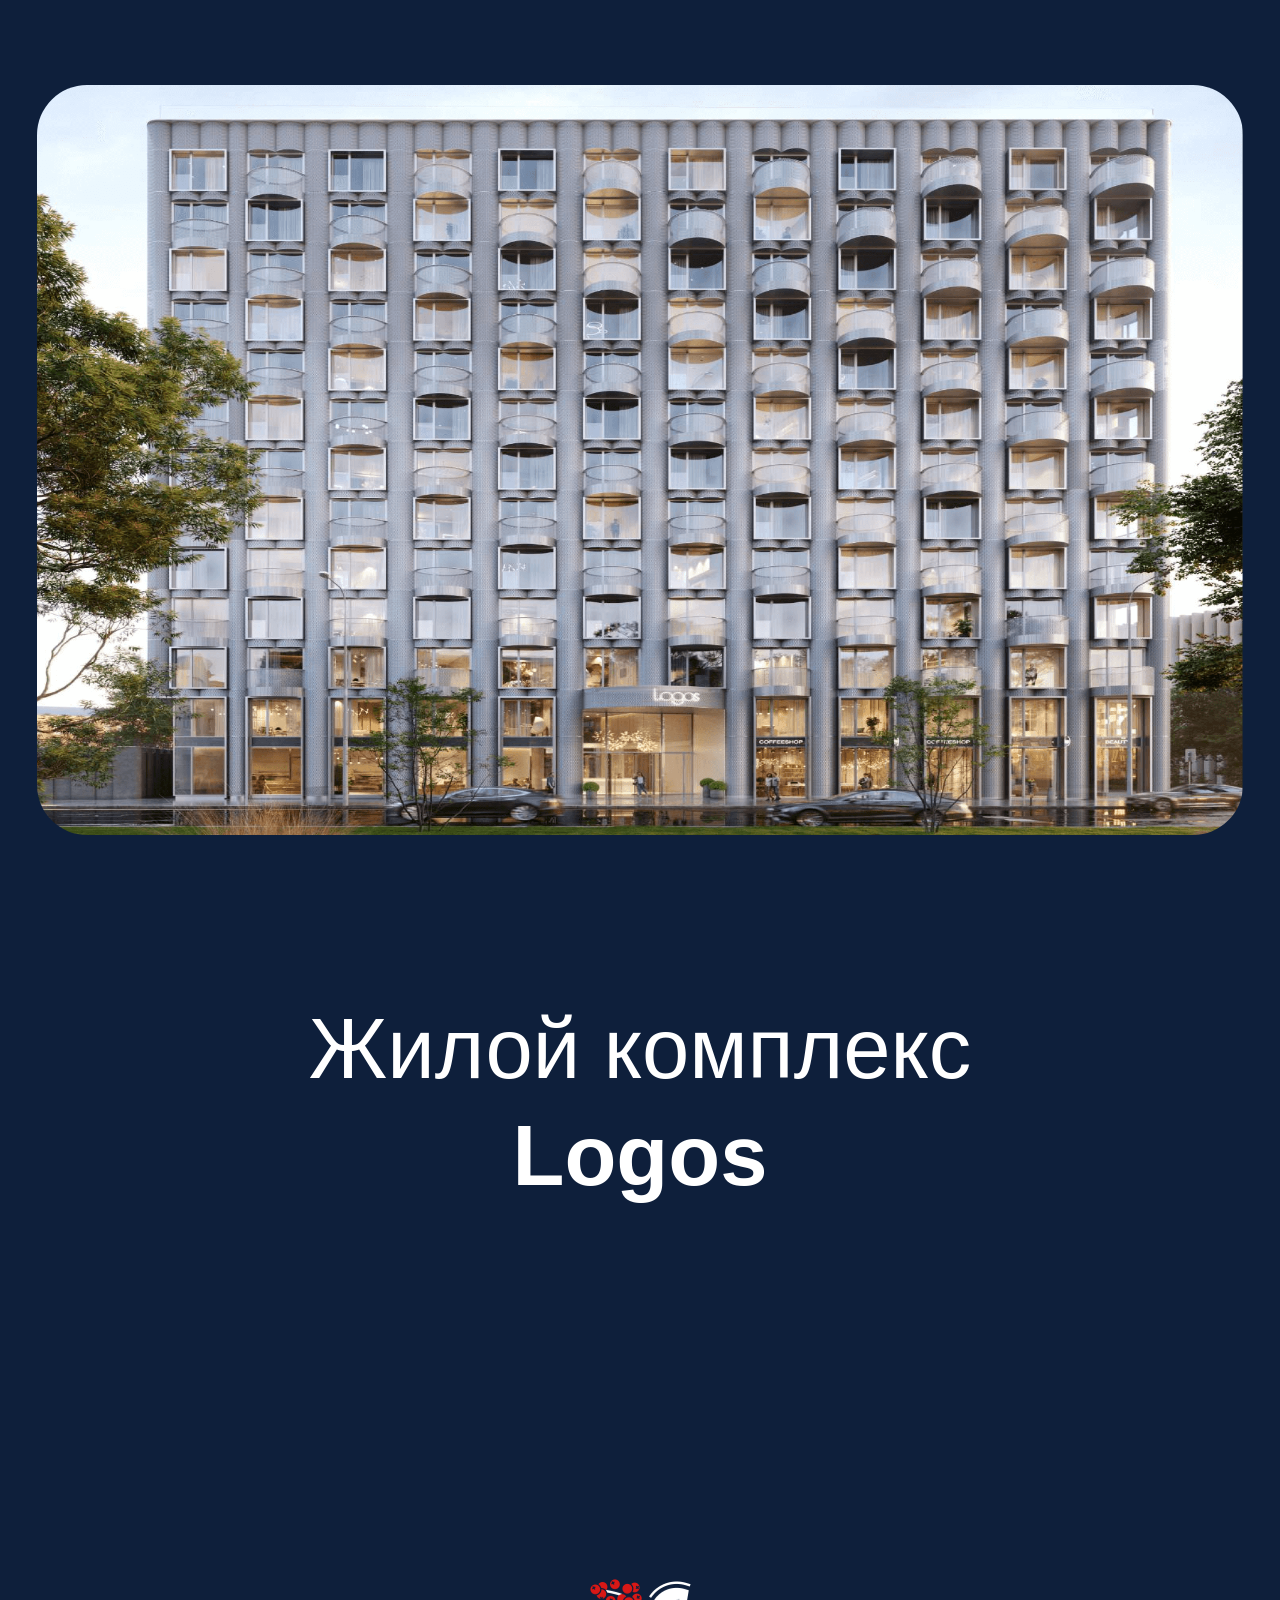
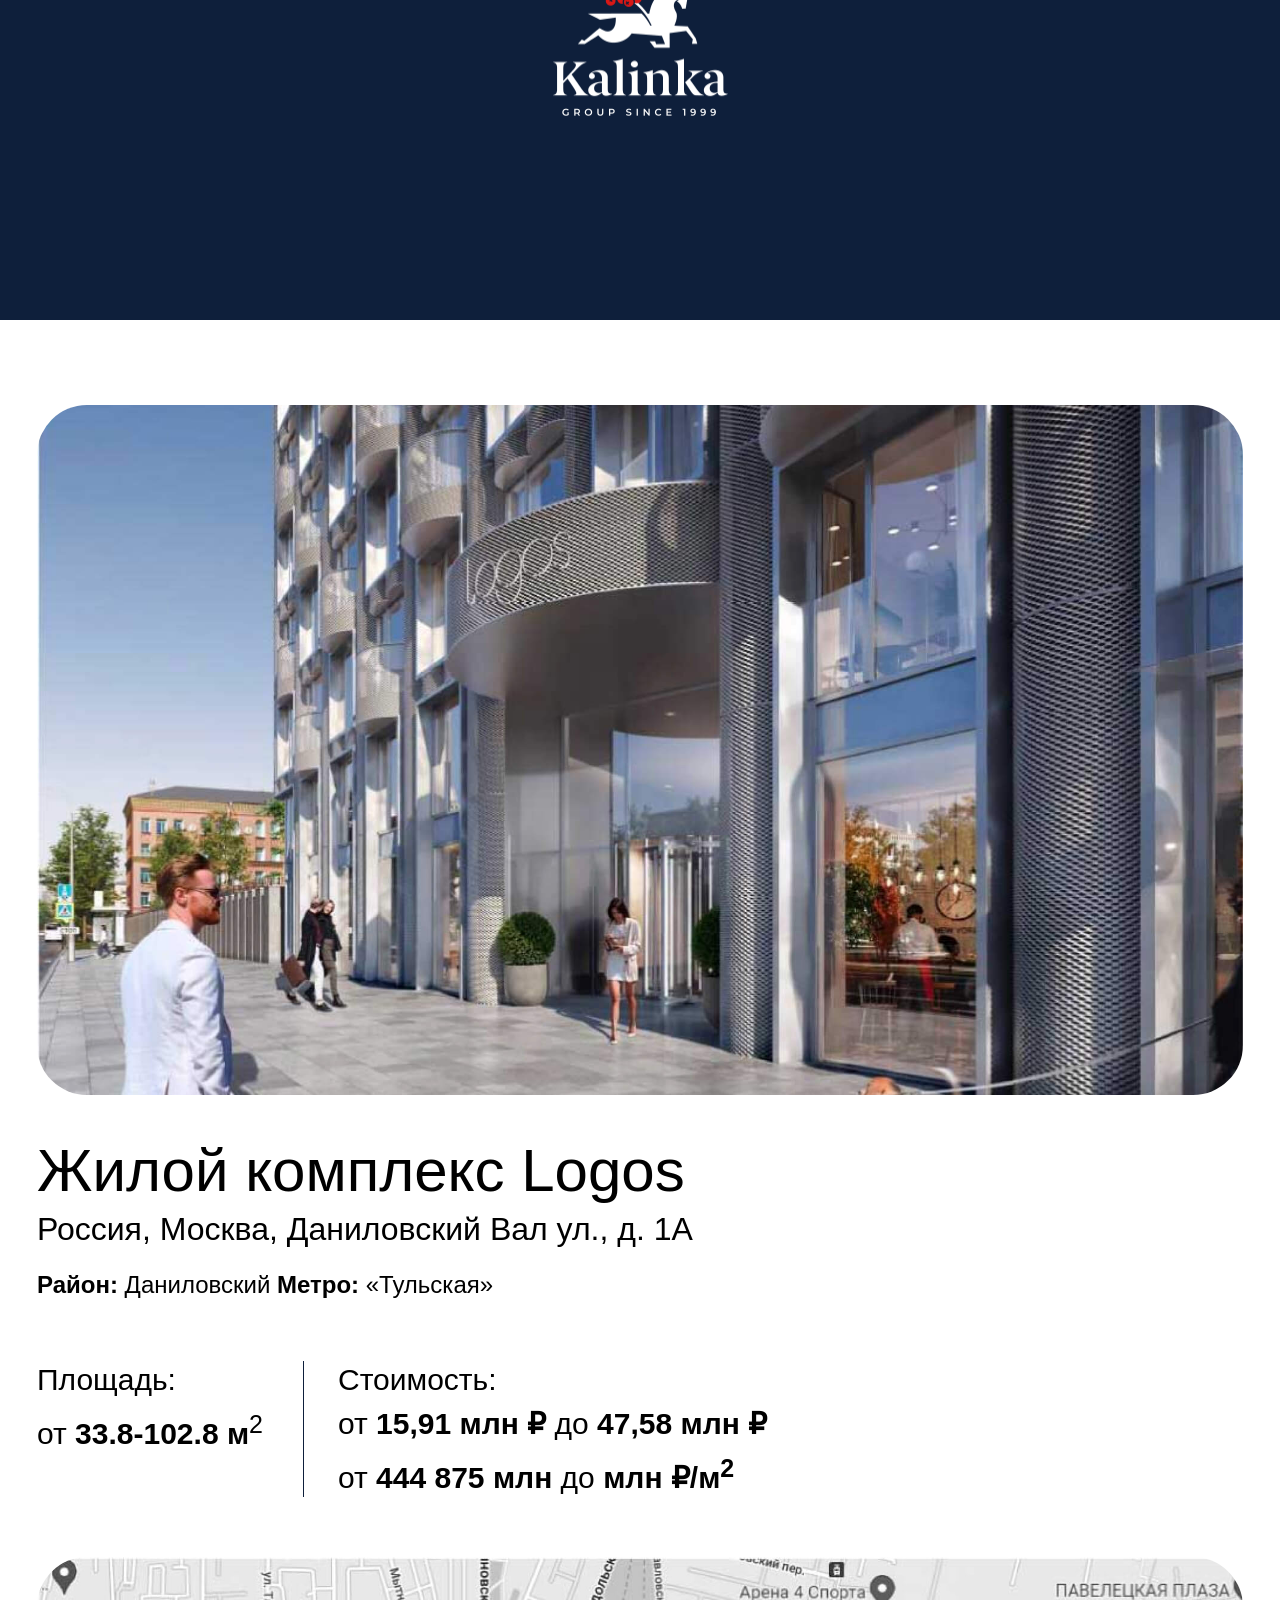
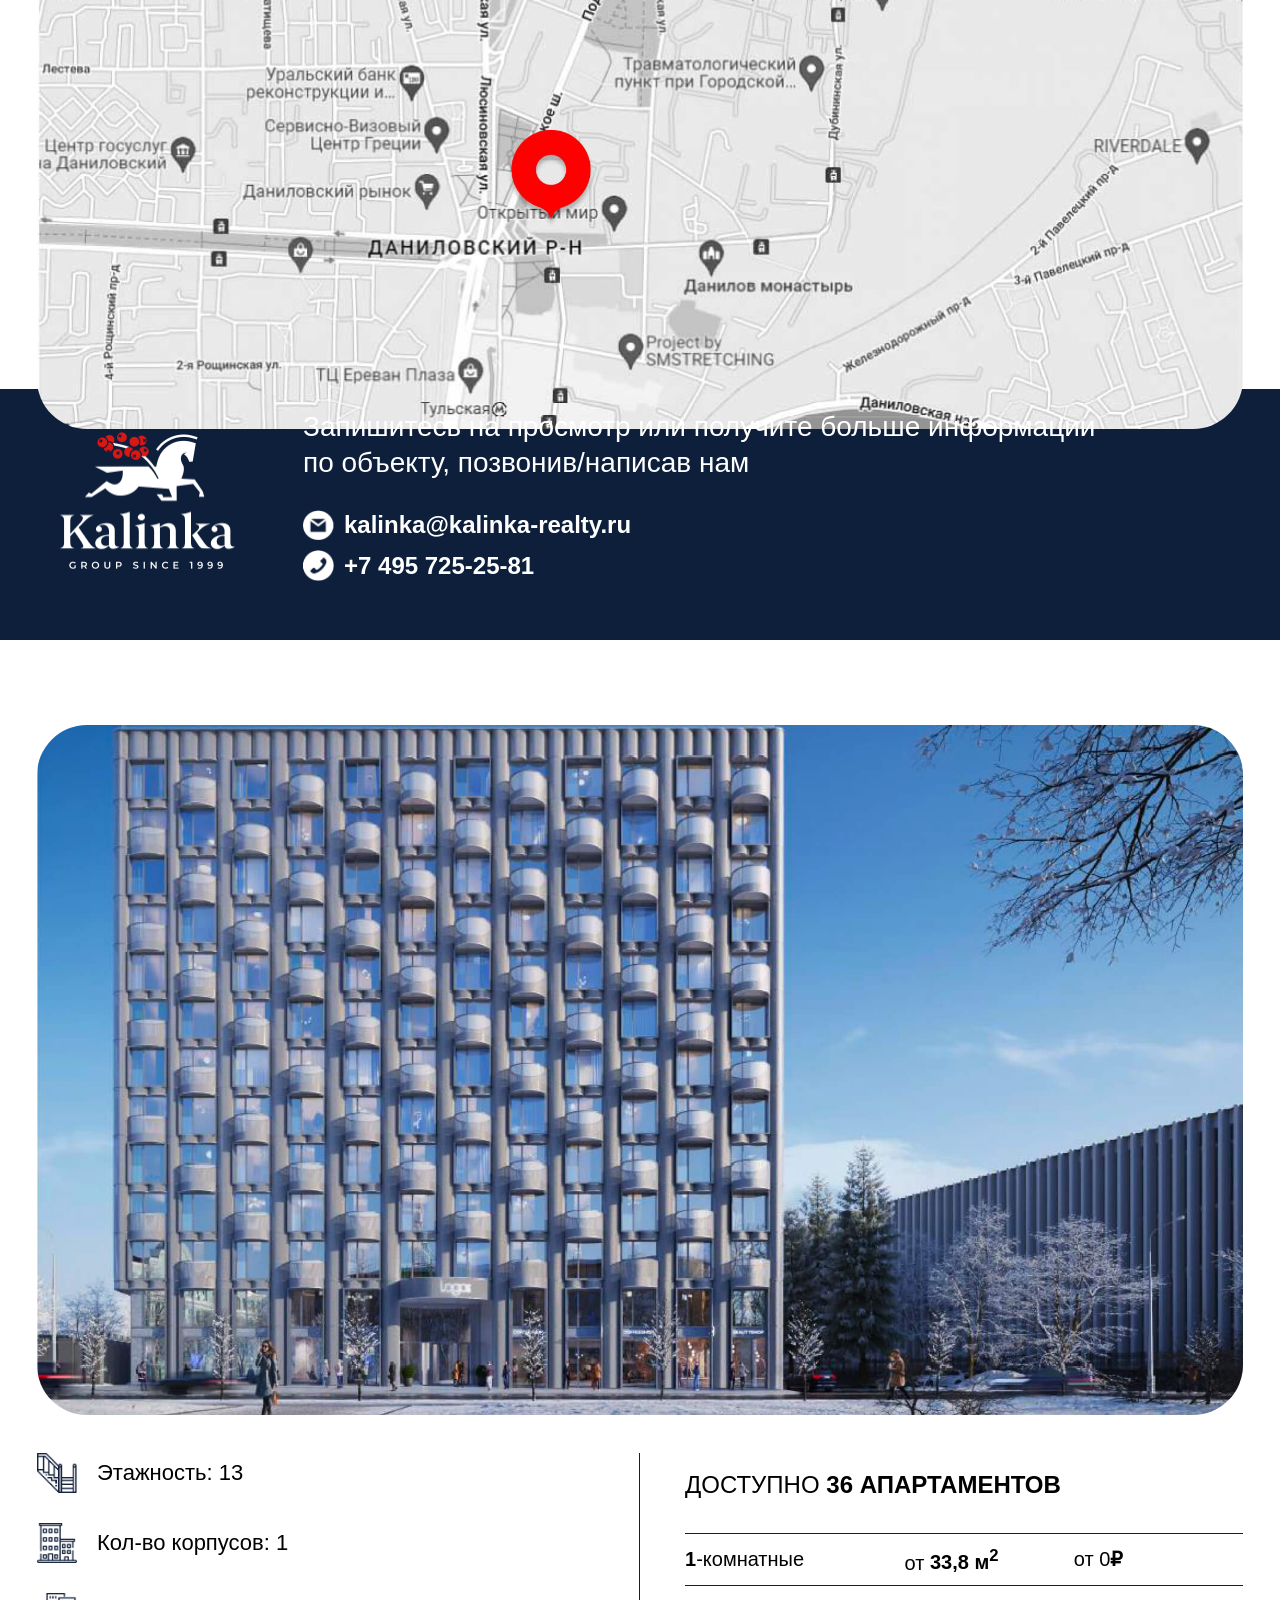
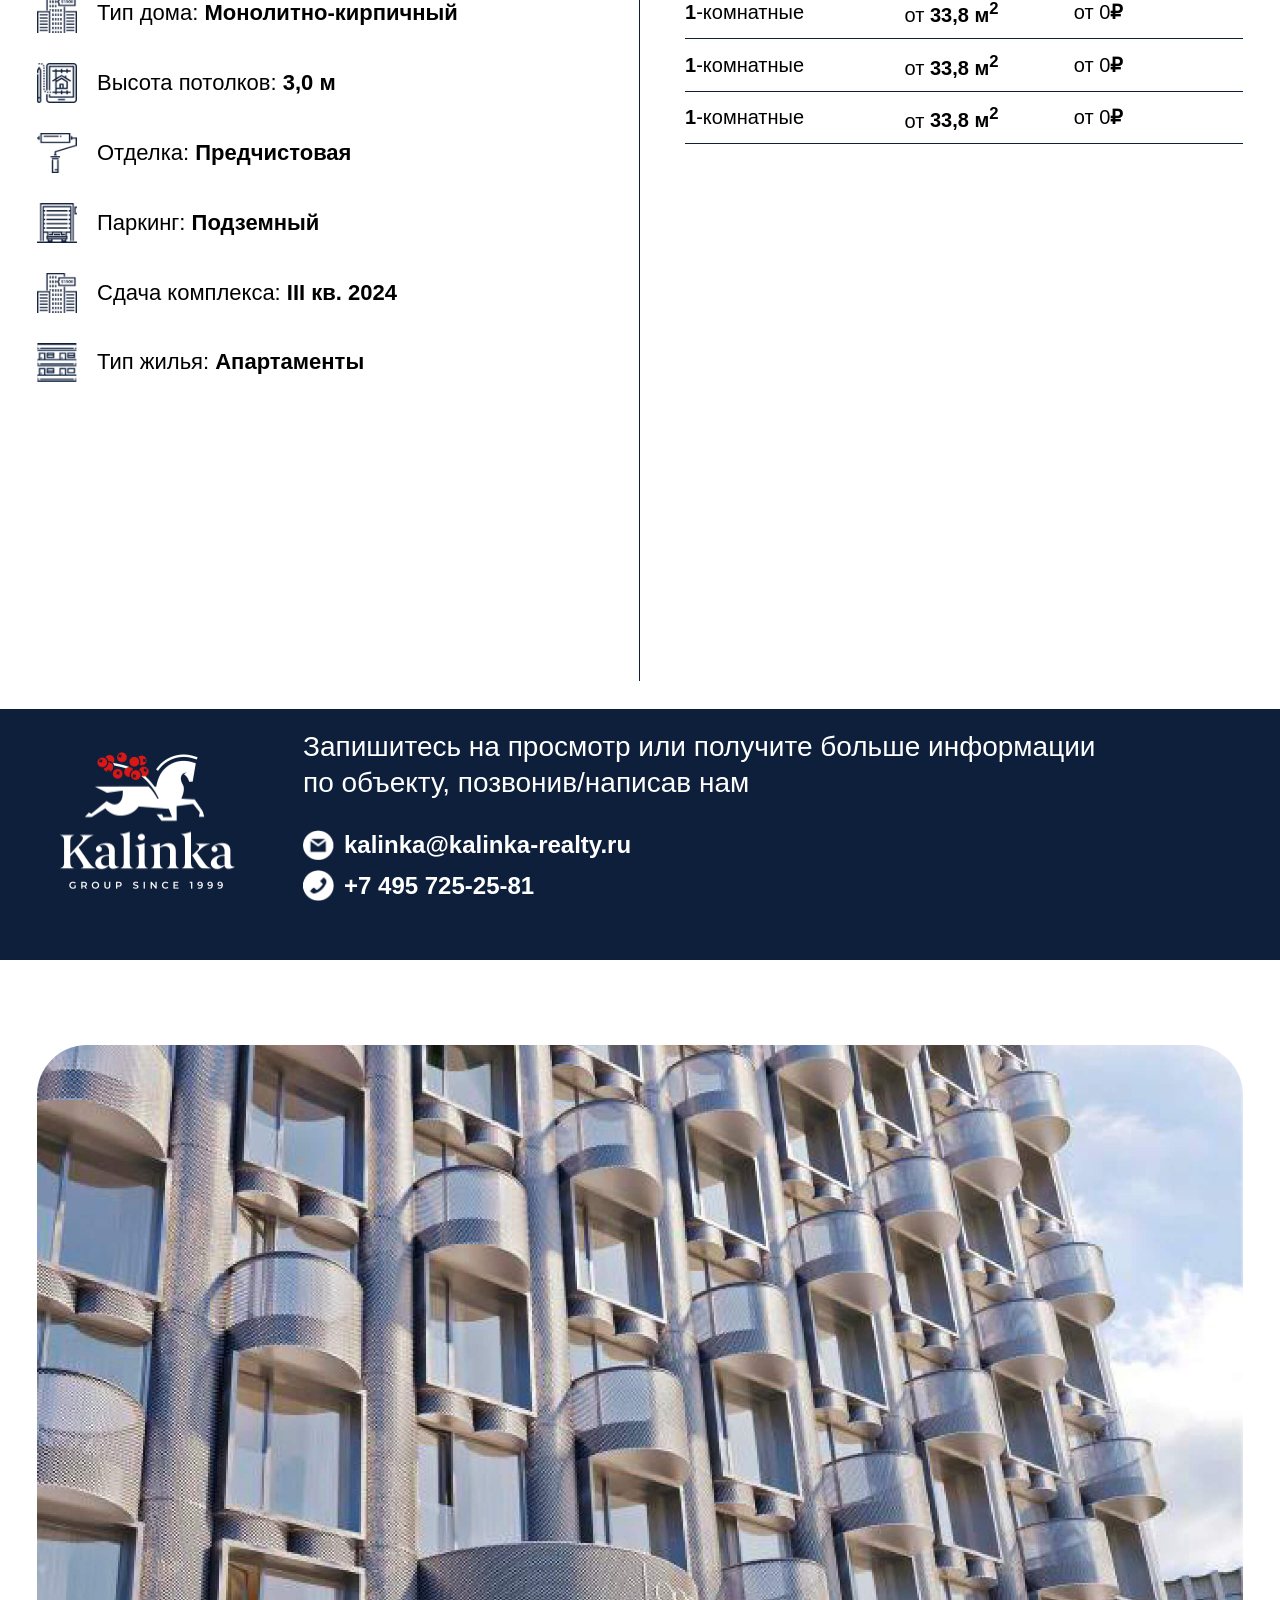
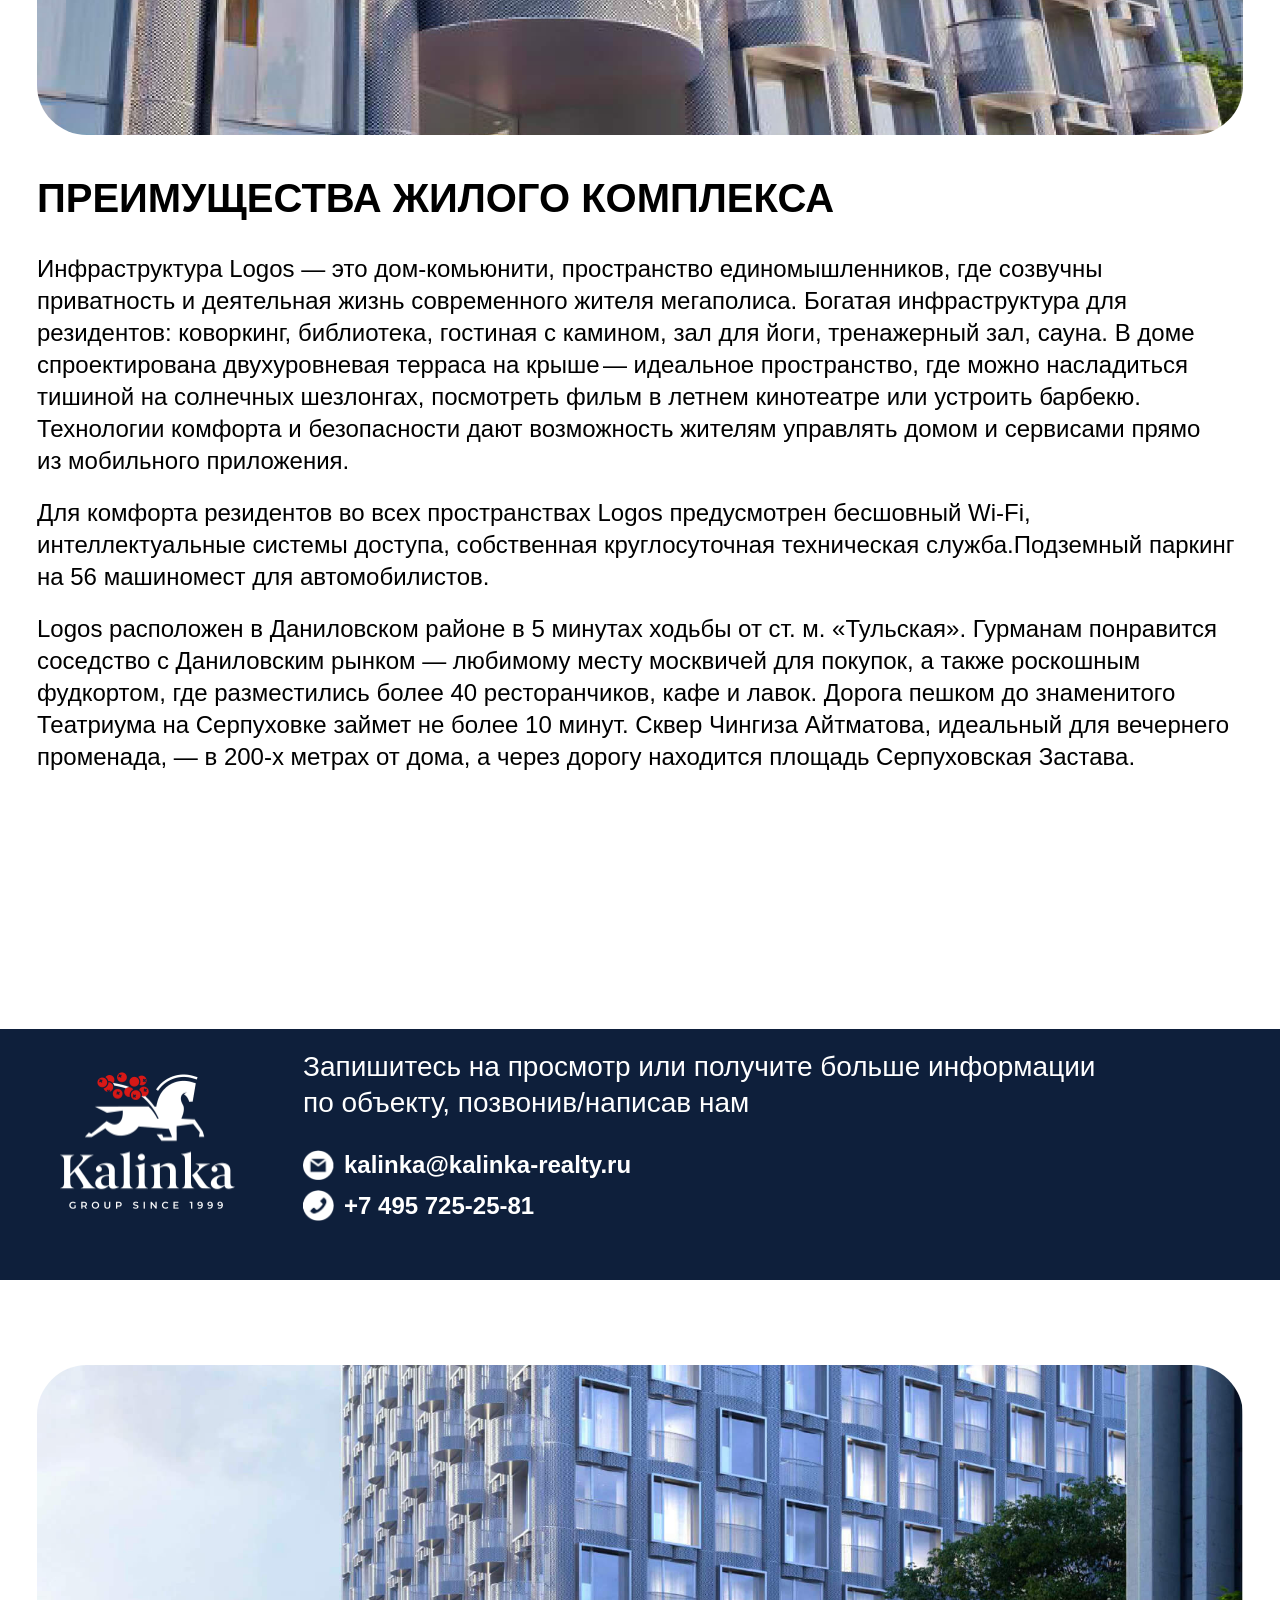
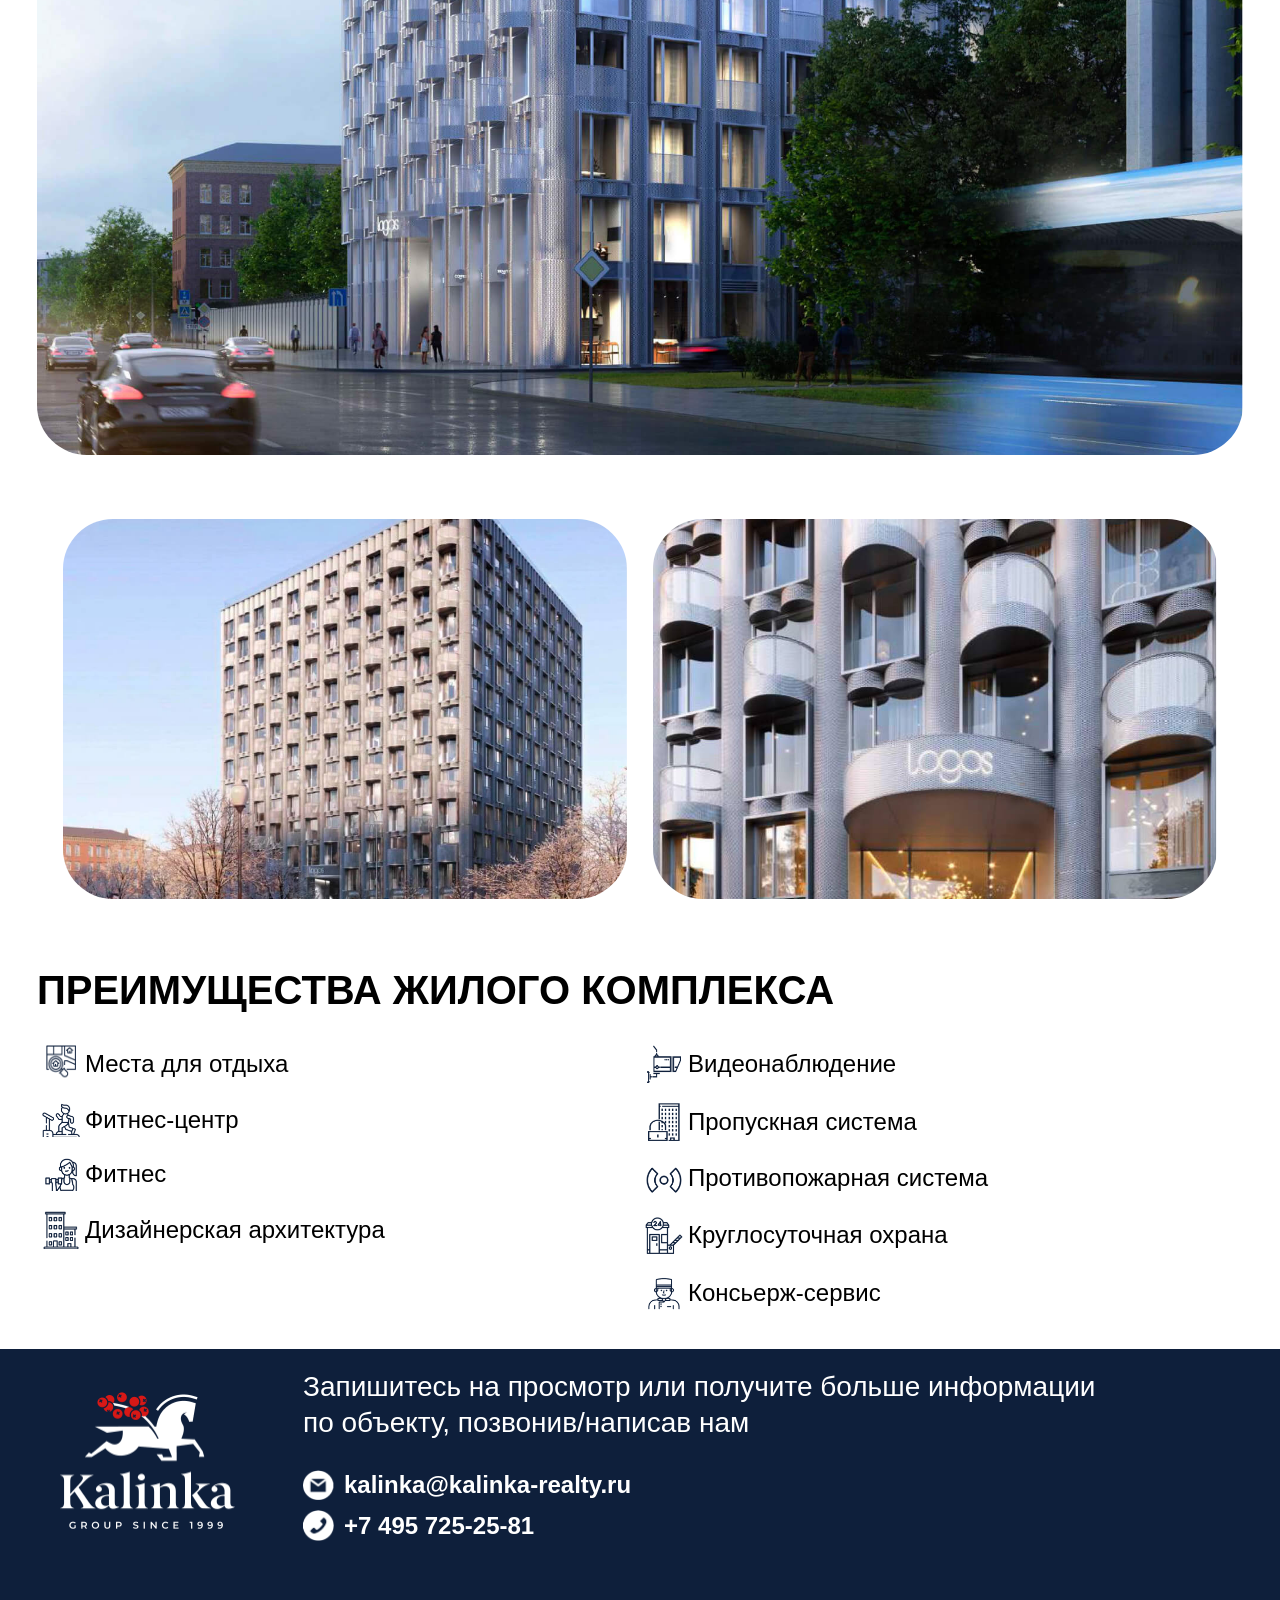
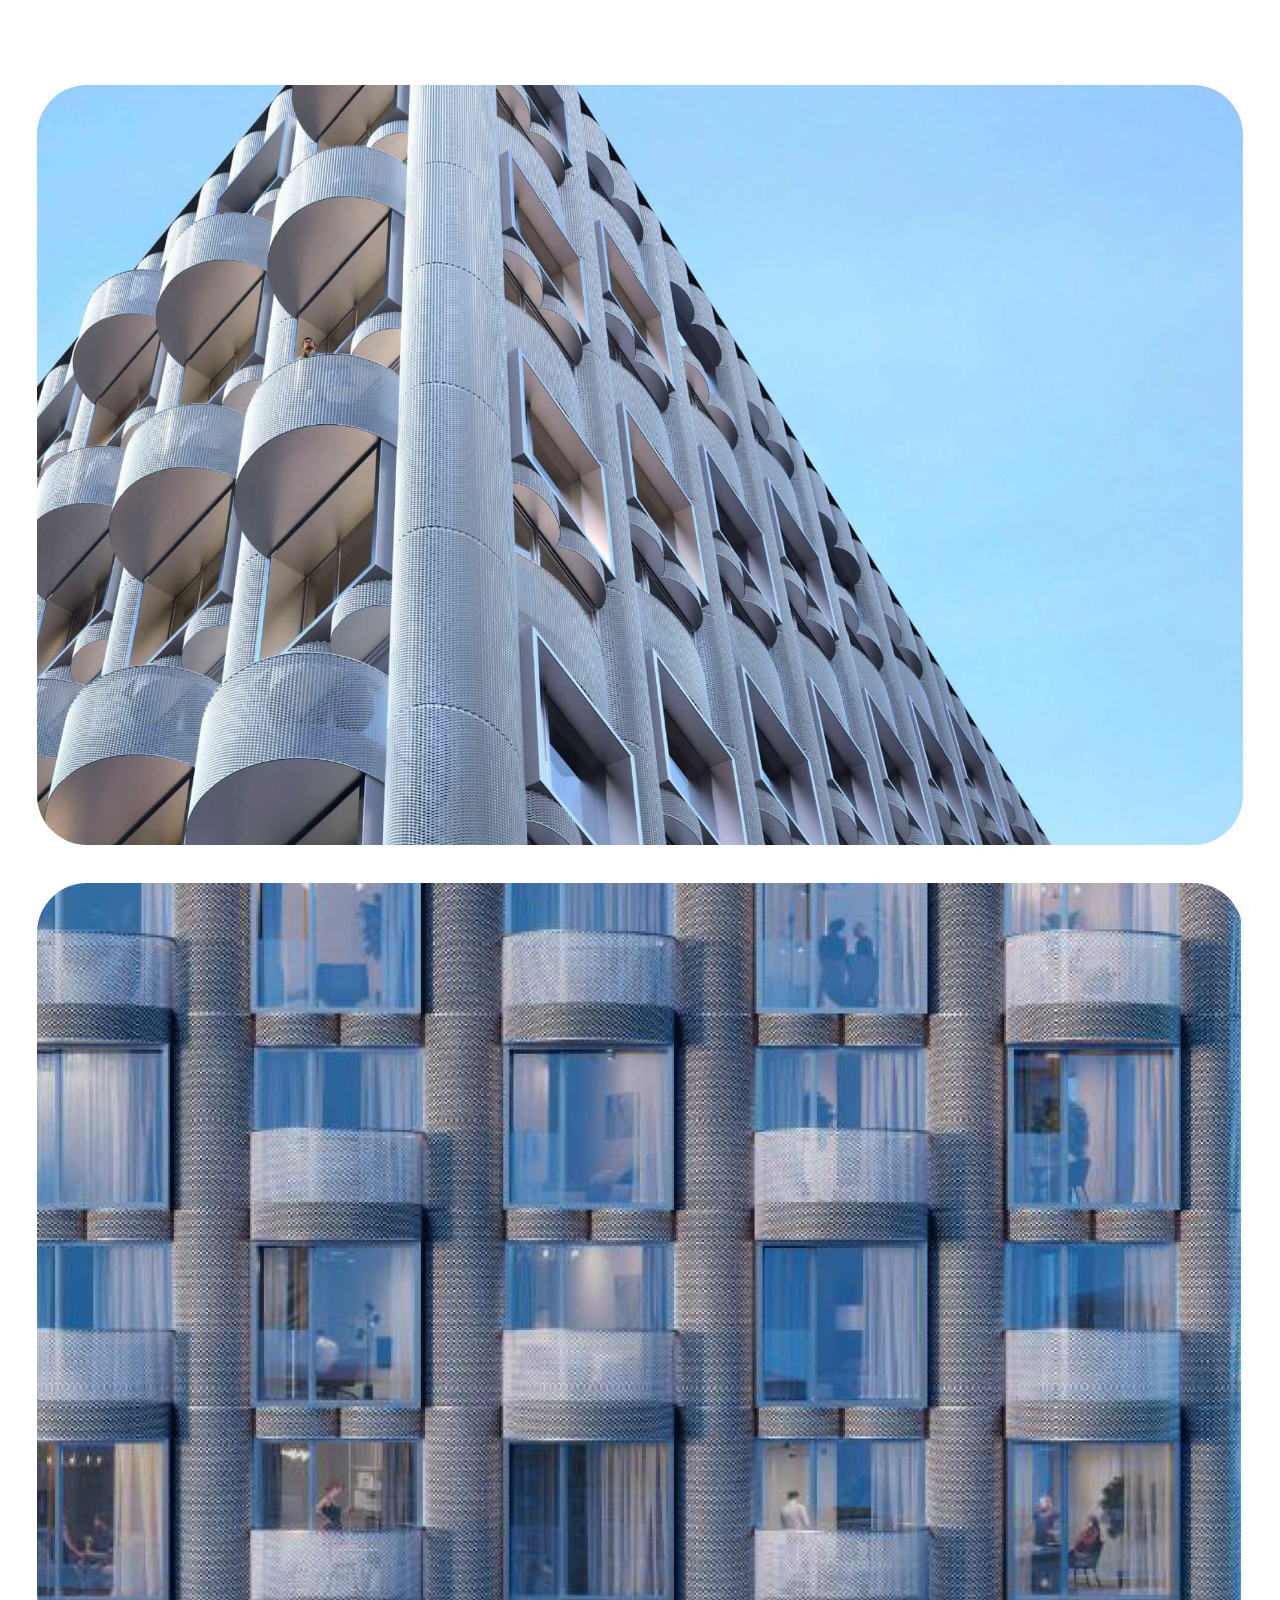
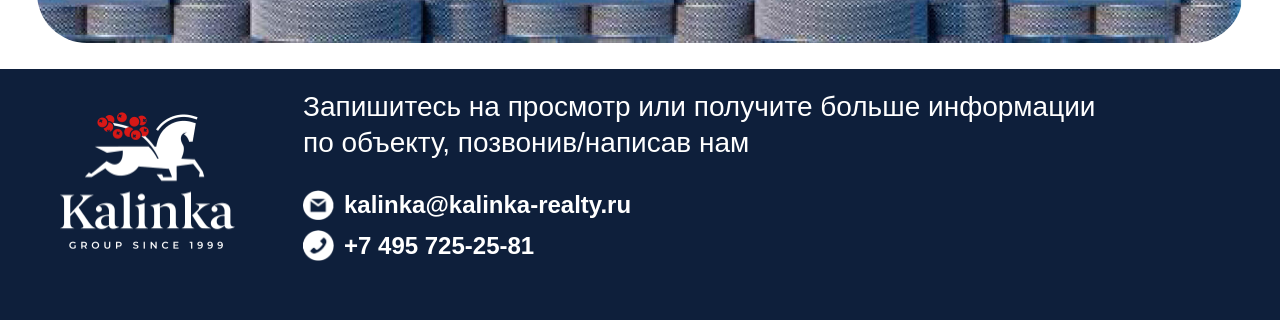
<file: index.html>
<!doctype html>
<html class="no-js" lang="en">
<head>
  <title>Жилой комплекс Logos</title>
  <meta charset="UTF-8" />
  <meta name="description" content="Компания Kalinka Realty предоставляет услуги в сфере элитной недвижимости и элитного жилья: продажа и аренда квартир, домов и коттеджей, а также консалтинг и инвестиции в недвижимость." />
  <meta name="robots" content="index, follow" />
  <meta name="viewport" content="width=device-width, initial-scale=1.0, maximum-scale=1.0, user-scalable=0" />
  <meta property="og:type" content="website" />
  <meta property="og:title" content="Kalinka Realty" />
  <meta property="og:url" content="https://www.kalinka-realty.ru" />
  <meta property="og:locale" content="ru_RU" />
  <meta property="og:description" content="Компания Kalinka Realty предоставляет услуги в сфере элитной недвижимости и элитного жилья: продажа и аренда квартир, домов и коттеджей, а также консалтинг и инвестиции в недвижимость." />
  <meta http-equiv="X-Ua-Compatible" content="IE=Edge" />
  <link rel="stylesheet" href="css/main.css">
</head>

<body>
<div class="wrapper">
  <div class="page-section">
    <div class="page-section__inner page-section__inner--intro">
      <div class="page-section__intro-img">
        <img src="img/intro-rc.png" alt="Жилой комплекс Logos">
      </div>
      <h1 class="page-section__intro-title">Жилой комплекс <br><b>Logos</b></h1>
      <div class="page-section__intro-footer">
        <a href="https://www.kalinka-realty.ru/" target="_blank">
          <img class="page-section__intro-logo" src="img/logo.png" alt="Kalinka Group" width="175" height="137">
        </a>
      </div>
    </div>
  </div>
  <div class="page-delimiter"></div>
  <div class="page-section">
    <div class="page-section__inner">
      <div class="page-section__img-wrap">
        <img src="img/main-1.jpg" alt="Жилой комплекс Logos">
      </div>
      <div class="page-section__text-content">
        <div class="page-section__text-head">
          <h2 class="page-section__title">Жилой комплекс Logos</h2>
          <address class="page-section__address">Россия, Москва, Даниловский Вал ул., д. 1А</address>
          <p class="page-section__address-detail"><b>Район:</b> Даниловский <b>Метро:</b> «Тульская»</p>
        </div>
        <div class="page-section__about">
          <div class="page-section__about-row">
            <div class="page-section__about-item">
              <p>Площадь:</p>
              <p>от <b> 33.8-102.8 м</b><sup>2</sup></p>
            </div>
            <div class="page-section__about-item">
              <p>Стоимость:</p>
              <p>от <b>15,91 млн ₽</b> до <b>47,58 млн ₽</b></p>
              <p>от <b>444 875 млн</b>  до <b>млн ₽/м<sup>2</sup></b></p>
            </div>
          </div>
        </div>
        <img class="page-section__map" src="img/map.jpg" alt="Россия, Москва, Даниловский Вал ул., д. 1А">
      </div>
    </div>
    <div class="footer">
      <div class="footer__container">
        <div class="footer__logo-wrap">
          <a href="https://www.kalinka-realty.ru/" target="_blank">
            <img class="footer__logo" src="img/logo.png" alt="Kalinka Group" width="175" height="137">
          </a>
        </div>
        <div class="footer__inner">
          <p class="footer__desc">Запишитесь на&nbsp;просмотр или получите больше информации по&nbsp;объекту, позвонив/написав нам</p>
          <p><a class="footer__link" href="mailto:kalinka@kalinka-realty.ru">
            <span><img src="img/email.png" alt=""></span>
            <span> kalinka@kalinka-realty.ru</span>
          </a></p>
          <p><a class="footer__link" href="tel:+7 495 725-25-81">
            <span><img src="img/phone.png" alt=""></span>
            <span>+7 495 725-25-81</span>
          </a></p>
        </div>
      </div>
    </div>
  </div>
  <div class="page-delimiter"></div>
  <div class="page-section">
    <div class="page-section__inner">
      <div class="page-section__img-wrap">
        <img src="img/img1.jpg" alt="">
      </div>
      <div class="page-section__text-content">
        <div class="page-section__columns-wrap">
          <div class="page-section__column">
            <ul class="page-section__advantages">
              <li>
                <div class="page-section__advantages-cell">
                  <img src="img/icon-lg1.png" alt="">
                </div>
                <div class="page-section__advantages-cell">
                  <p>Этажность: 13</p>
                </div>
              </li>
              <li>
                <div class="page-section__advantages-cell">
                  <img src="img/icon-lg2.png" alt="">
                </div>
                <div class="page-section__advantages-cell">
                  <p>Кол-во корпусов: 1</p>
                </div>
              </li>
              <li>
                <div class="page-section__advantages-cell">
                  <img src="img/icon-lg3.png" alt="">
                </div>
                <div class="page-section__advantages-cell">
                  <p>Тип дома: <b>Монолитно-кирпичный</b></p>
                </div>
              </li>
              <li>
                <div class="page-section__advantages-cell">
                  <img src="img/icon-lg4.png" alt="">
                </div>
                <div class="page-section__advantages-cell">
                  <p>Высота потолков: <b>3,0 м</b></p>
                </div>
              </li>
              <li>
                <div class="page-section__advantages-cell">
                  <img src="img/icon-lg5.png" alt="">
                </div>
                <div class="page-section__advantages-cell">
                  <p>Отделка: <b>Предчистовая</b></p>
                </div>
              </li>
              <li>
                <div class="page-section__advantages-cell">
                  <img src="img/icon-lg6.png" alt="">
                </div>
                <div class="page-section__advantages-cell">
                  <p>Паркинг: <b>Подземный</b></p>
                </div>
              </li>
              <li>
                <div class="page-section__advantages-cell">
                  <img src="img/icon-lg7.png" alt="">
                </div>
                <div class="page-section__advantages-cell">
                  <p>Сдача комплекса: <b>III кв. 2024</b></p>
                </div>
              </li>
              <li>
                <div class="page-section__advantages-cell">
                  <img src="img/icon-lg9.png" alt="">
                </div>
                <div class="page-section__advantages-cell">
                  <p>Тип жилья: <b>Апартаменты</b></p>
                </div>
              </li>
            </ul>
          </div>
          <div class="page-section__column">
            <p class="page-section__column-title">ДОСТУПНО <b>36 АПАРТАМЕНТОВ</b></p>
            <table class="page-section__table">
              <tr>
                <td><b>1</b>-комнатные</td>
                <td>от <b> 33,8 м<sup>2</sup></b></td>
                <td>от 0<b>₽</b></td>
              </tr>
              <tr>
                <td><b>1</b>-комнатные</td>
                <td>от <b> 33,8 м<sup>2</sup></b></td>
                <td>от 0<b>₽</b></td>
              </tr>
              <tr>
                <td><b>1</b>-комнатные</td>
                <td>от <b> 33,8 м<sup>2</sup></b></td>
                <td>от 0<b>₽</b></td>
              </tr>
              <tr>
                <td><b>1</b>-комнатные</td>
                <td>от <b> 33,8 м<sup>2</sup></b></td>
                <td>от 0<b>₽</b></td>
              </tr>
            </table>
          </div>
        </div>
      </div>
    </div>
    <div class="footer">
      <div class="footer__container">
        <div class="footer__logo-wrap">
          <a href="https://www.kalinka-realty.ru/" target="_blank">
            <img class="footer__logo" src="img/logo.png" alt="Kalinka Group" width="175" height="137">
          </a>
        </div>
        <div class="footer__inner">
          <p class="footer__desc">Запишитесь на&nbsp;просмотр или получите больше информации по&nbsp;объекту, позвонив/написав нам</p>
          <p><a class="footer__link" href="mailto:kalinka@kalinka-realty.ru">
            <span><img src="img/email.png" alt=""></span>
            <span> kalinka@kalinka-realty.ru</span>
          </a></p>
          <p><a class="footer__link" href="tel:+7 495 725-25-81">
            <span><img src="img/phone.png" alt=""></span>
            <span>+7 495 725-25-81</span>
          </a></p>
        </div>
      </div>
    </div>
  </div>
  <div class="page-delimiter"></div>
  <div class="page-section">
    <div class="page-section__inner">
      <div class="page-section__img-wrap">
        <img src="img/img2.jpg" alt="">
      </div>
      <div class="page-section__text-content">
        <h2 class="page-section__inner-title">ПРЕИМУЩЕСТВА ЖИЛОГО КОМПЛЕКСА</h2>
        <p>Инфраструктура Logos&nbsp;&mdash; это дом-комьюнити, пространство единомышленников, где созвучны приватность и&nbsp;деятельная жизнь современного жителя мегаполиса. Богатая инфраструктура для резидентов: коворкинг, библиотека, гостиная с&nbsp;камином, зал для йоги, тренажерный зал, сауна. В&nbsp;доме спроектирована двухуровневая терраса на&nbsp;крыше &mdash; идеальное пространство, где можно насладиться тишиной на&nbsp;солнечных шезлонгах, посмотреть фильм в&nbsp;летнем кинотеатре или устроить барбекю. Технологии комфорта и&nbsp;безопасности дают возможность жителям управлять домом и&nbsp;сервисами прямо из&nbsp;мобильного приложения.</p>
        <p>Для комфорта резидентов во&nbsp;всех пространствах Logos предусмотрен бесшовный Wi-Fi, интеллектуальные системы доступа, собственная круглосуточная техническая служба.Подземный паркинг на&nbsp;56&nbsp;машиномест для автомобилистов.</p>
        <p>Logos расположен в&nbsp;Даниловском районе в&nbsp;5&nbsp;минутах ходьбы от&nbsp;ст.&nbsp;м. &laquo;Тульская&raquo;. Гурманам понравится соседство с&nbsp;Даниловским рынком&nbsp;&mdash; любимому месту москвичей для покупок, а&nbsp;также роскошным фудкортом, где разместились более 40&nbsp;ресторанчиков, кафе и&nbsp;лавок. Дорога пешком до&nbsp;знаменитого Театриума на&nbsp;Серпуховке займет не&nbsp;более 10&nbsp;минут. Сквер Чингиза Айтматова, идеальный для вечернего променада,&nbsp;&mdash; в&nbsp;200-х метрах
           от&nbsp;дома, а&nbsp;через дорогу находится площадь Серпуховская Застава.</p>
      </div>
    </div>
    <div class="footer">
      <div class="footer__container">
        <div class="footer__logo-wrap">
          <a href="https://www.kalinka-realty.ru/" target="_blank">
            <img class="footer__logo" src="img/logo.png" alt="Kalinka Group" width="175" height="137">
          </a>
        </div>
        <div class="footer__inner">
          <p class="footer__desc">Запишитесь на&nbsp;просмотр или получите больше информации по&nbsp;объекту, позвонив/написав нам</p>
          <p><a class="footer__link" href="mailto:kalinka@kalinka-realty.ru">
            <span><img src="img/email.png" alt=""></span>
            <span> kalinka@kalinka-realty.ru</span>
          </a></p>
          <p><a class="footer__link" href="tel:+7 495 725-25-81">
            <span><img src="img/phone.png" alt=""></span>
            <span>+7 495 725-25-81</span>
          </a></p>
        </div>
      </div>
    </div>
  </div>
  <div class="page-delimiter"></div>
  <div class="page-section">
    <div class="page-section__inner">
      <div class="page-section__img-wrap">
        <img src="img/img3.jpg" alt="">
      </div>
      <div class="page-section__img-table">
        <div class="page-section__img-row">
          <div class="page-section__img-sm">
            <img src="img/img4.jpg" alt="">
          </div>
          <div class="page-section__img-sm">
            <img src="img/img5.jpg" alt="">
          </div>
        </div>
      </div>
      <div class="page-section__text-content">
        <h2 class="page-section__inner-title">ПРЕИМУЩЕСТВА ЖИЛОГО КОМПЛЕКСА</h2>

        <div class="page-section__advantages-columns">
          <div class="page-section__advantages-columns-row">
            <ul class="page-section__advantages-list">
              <li>
                <div class="page-section__advantages-icon">
                  <img src="img/icon1.png" alt="">
                </div>
                <p>Места для отдыха</p>
              </li>
              <li>
                <div class="page-section__advantages-icon">
                  <img src="img/icon2.png" alt="">
                </div>
                <p>Фитнес-центр</p>
              </li>
              <li>
                <div class="page-section__advantages-icon">
                  <img src="img/icon3.png" alt="">
                </div>
                <p>Фитнес</p>
              </li>
              <li>
                <div class="page-section__advantages-icon">
                  <img src="img/icon4.png" alt="">
                </div>
                <p>Дизайнерская архитектура</p>
              </li>
            </ul>
            <ul class="page-section__advantages-list">
              <li>
                <div class="page-section__advantages-icon">
                  <img src="img/icon5.png" alt="">
                </div>
                <p>Видеонаблюдение</p>
              </li>
              <li>
                <div class="page-section__advantages-icon">
                  <img src="img/icon6.png" alt="">
                </div>
                <p>Пропускная система</p>
              </li>
              <li>
                <div class="page-section__advantages-icon">
                  <img src="img/icon7.png" alt="">
                </div>
                <p>Противопожарная система</p>
              </li>
              <li>
                <div class="page-section__advantages-icon">
                  <img src="img/icon8.png" alt="">
                </div>
                <p>Круглосуточная охрана</p>
              </li>
              <li>
                <div class="page-section__advantages-icon">
                  <img src="img/icon9.png" alt="">
                </div>
                <p>Консьерж-сервис</p>
              </li>
            </ul>
          </div>
        </div>
      </div>
    </div>
    <div class="footer">
      <div class="footer__container">
        <div class="footer__logo-wrap">
          <a href="https://www.kalinka-realty.ru/" target="_blank">
            <img class="footer__logo" src="img/logo.png" alt="Kalinka Group" width="175" height="137">
          </a>
        </div>
        <div class="footer__inner">
          <p class="footer__desc">Запишитесь на&nbsp;просмотр или получите больше информации по&nbsp;объекту, позвонив/написав нам</p>
          <p><a class="footer__link" href="mailto:kalinka@kalinka-realty.ru">
            <span><img src="img/email.png" alt=""></span>
            <span> kalinka@kalinka-realty.ru</span>
          </a></p>
          <p><a class="footer__link" href="tel:+7 495 725-25-81">
            <span><img src="img/phone.png" alt=""></span>
            <span>+7 495 725-25-81</span>
          </a></p>
        </div>
      </div>
    </div>
  </div>
  <div class="page-delimiter"></div>
  <div class="page-section">
    <div class="page-section__inner">
      <div class="page-section__img-wrap page-section__img-wrap--md">
        <img src="img/img6.jpg" alt="">
      </div>
      <div class="page-section__img-wrap page-section__img-wrap--md">
        <img src="img/img7.jpg" alt="">
      </div>
    </div>
    <div class="footer">
      <div class="footer__container">
        <div class="footer__logo-wrap">
          <a href="https://www.kalinka-realty.ru/" target="_blank">
            <img class="footer__logo" src="img/logo.png" alt="Kalinka Group" width="175" height="137">
          </a>
        </div>
        <div class="footer__inner">
          <p class="footer__desc">Запишитесь на&nbsp;просмотр или получите больше информации по&nbsp;объекту, позвонив/написав нам</p>
          <p><a class="footer__link" href="mailto:kalinka@kalinka-realty.ru">
            <span><img src="img/email.png" alt=""></span>
            <span> kalinka@kalinka-realty.ru</span>
          </a></p>
          <p><a class="footer__link" href="tel:+7 495 725-25-81">
            <span><img src="img/phone.png" alt=""></span>
            <span>+7 495 725-25-81</span>
          </a></p>
        </div>
      </div>
    </div>
  </div>
</div>
</body>

</html>
</file>
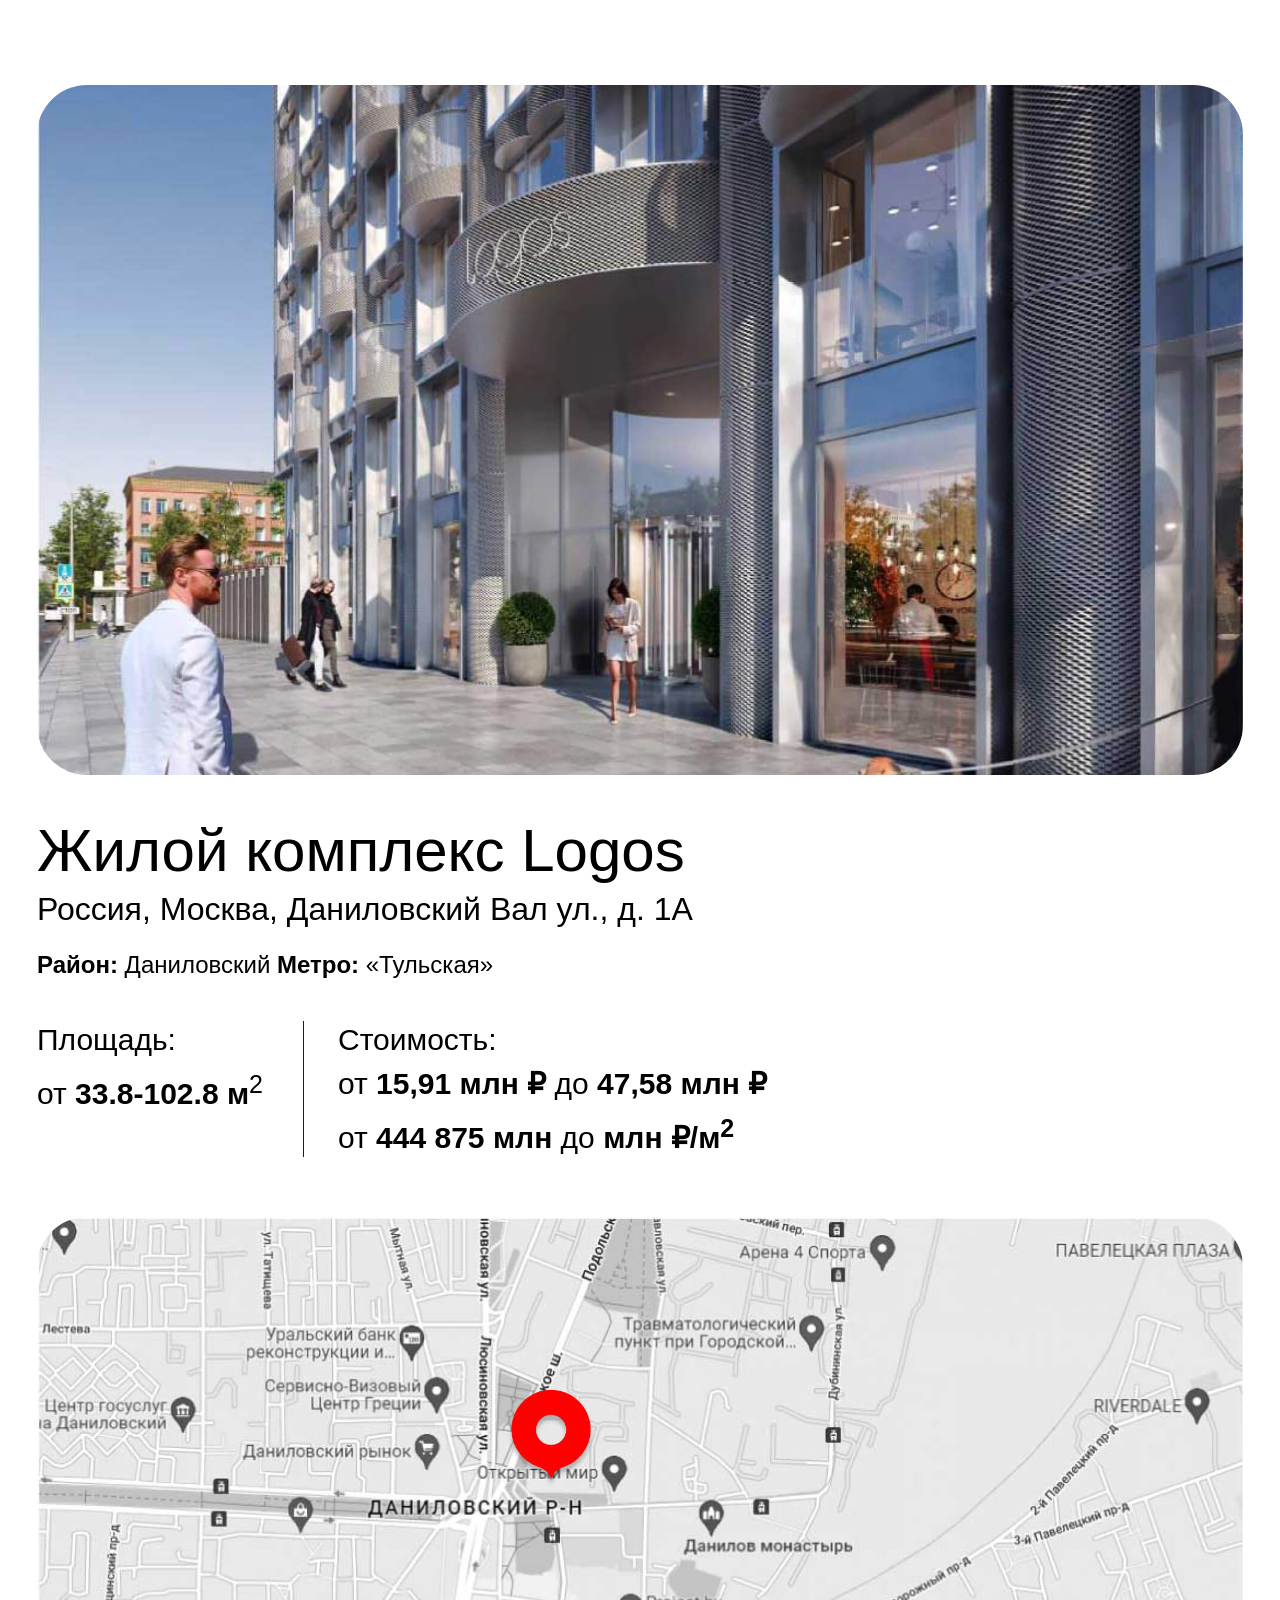
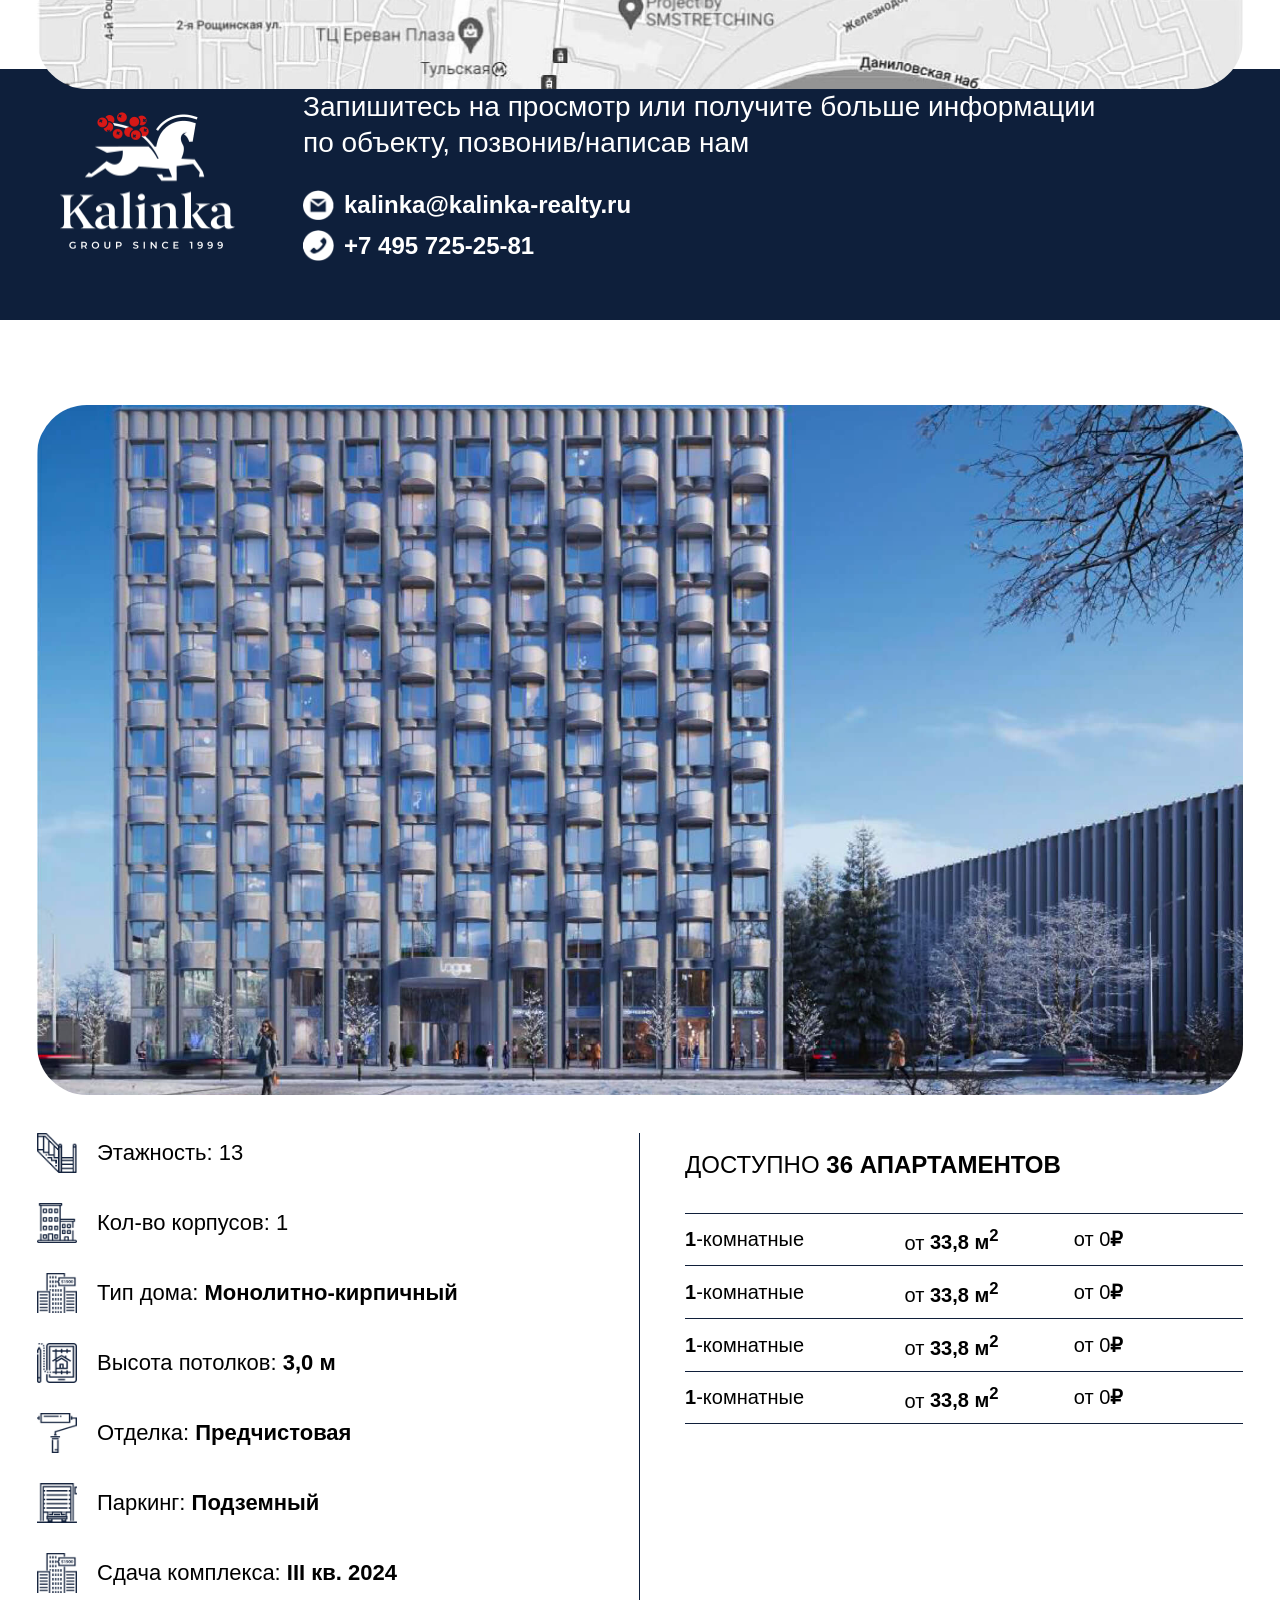
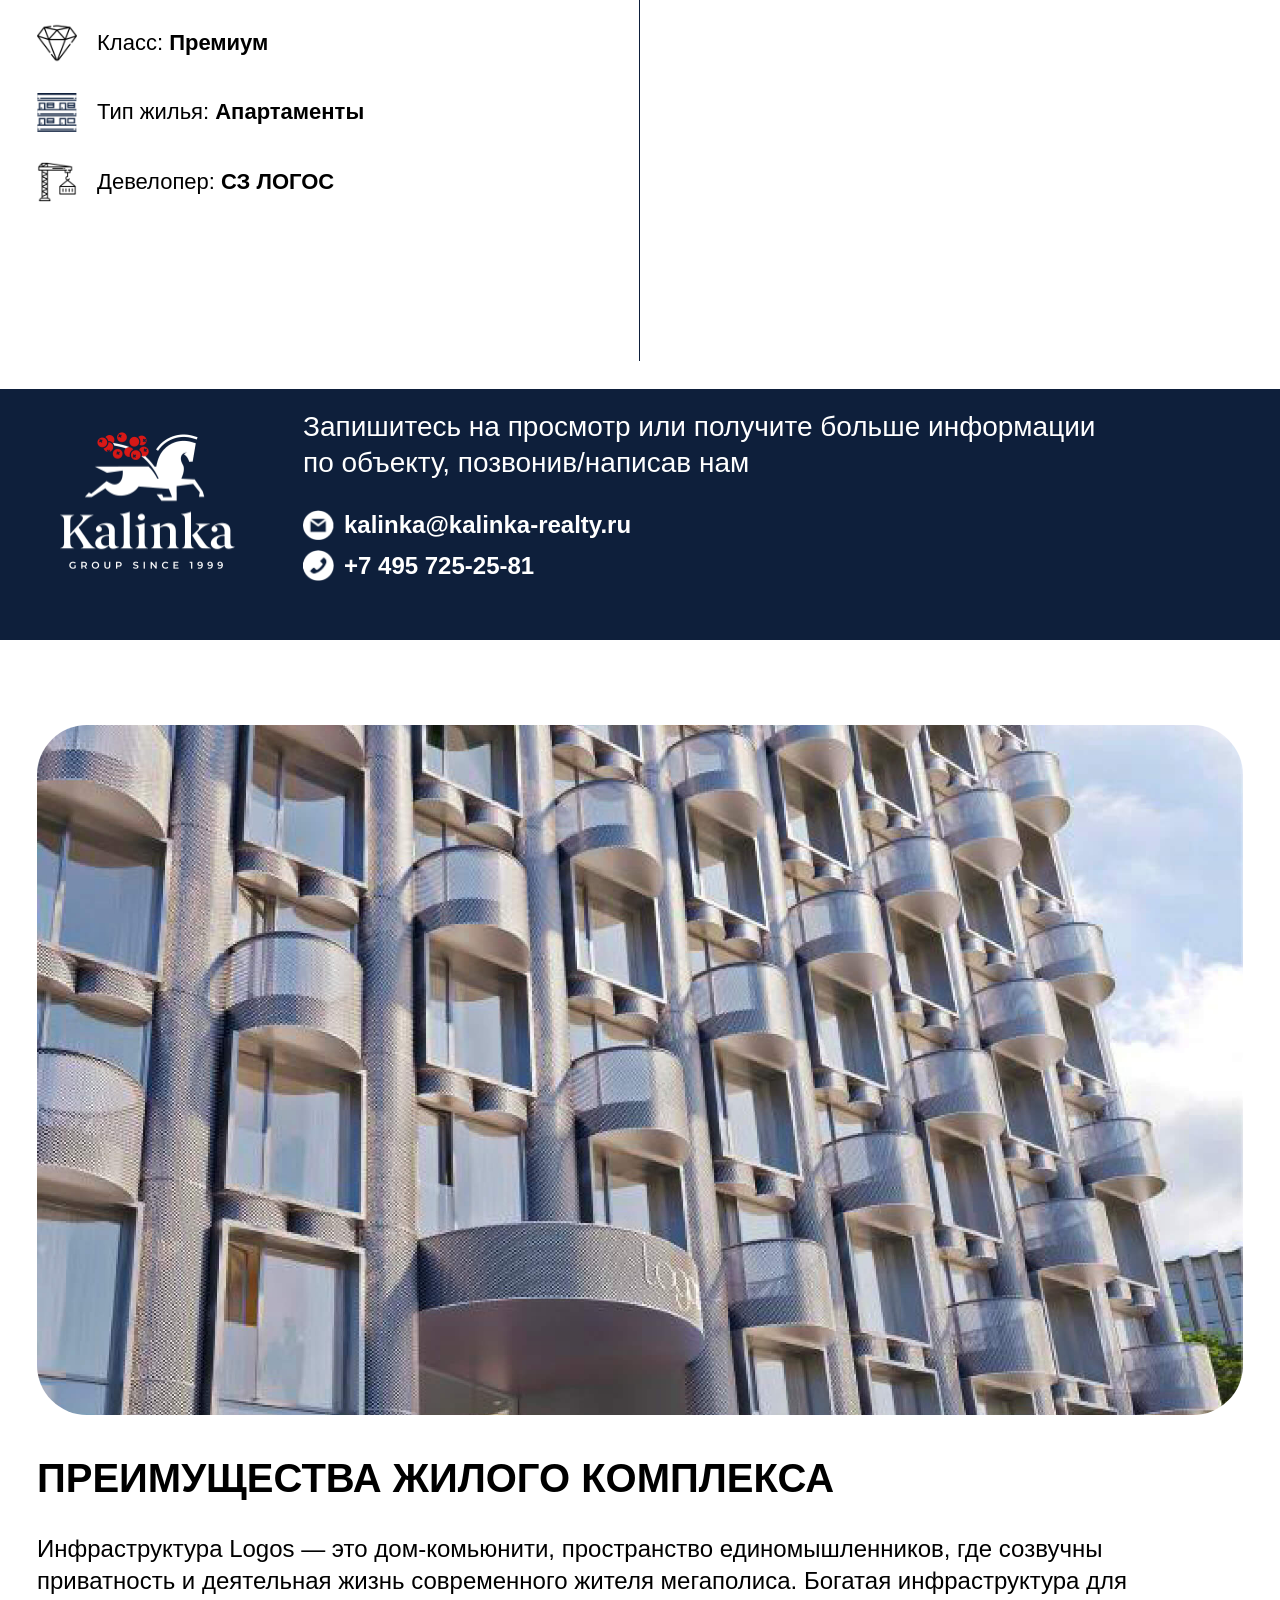
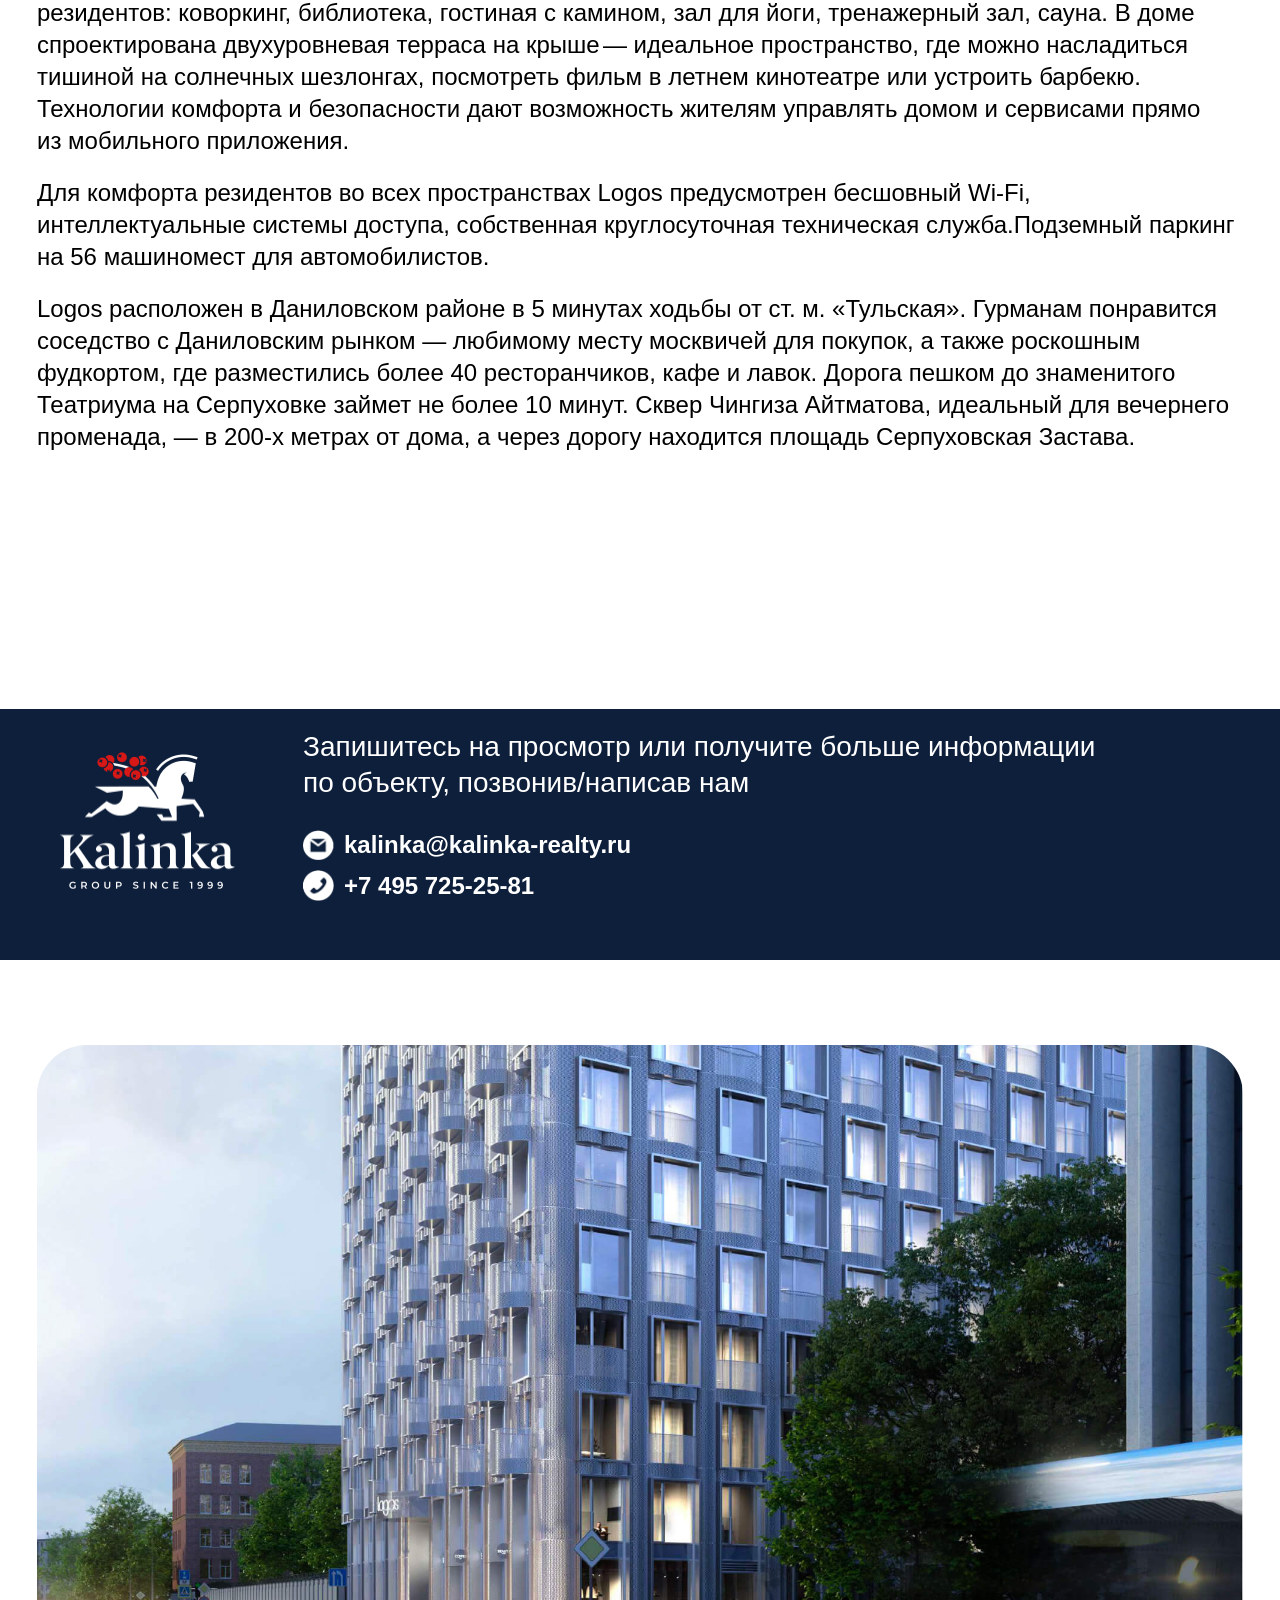
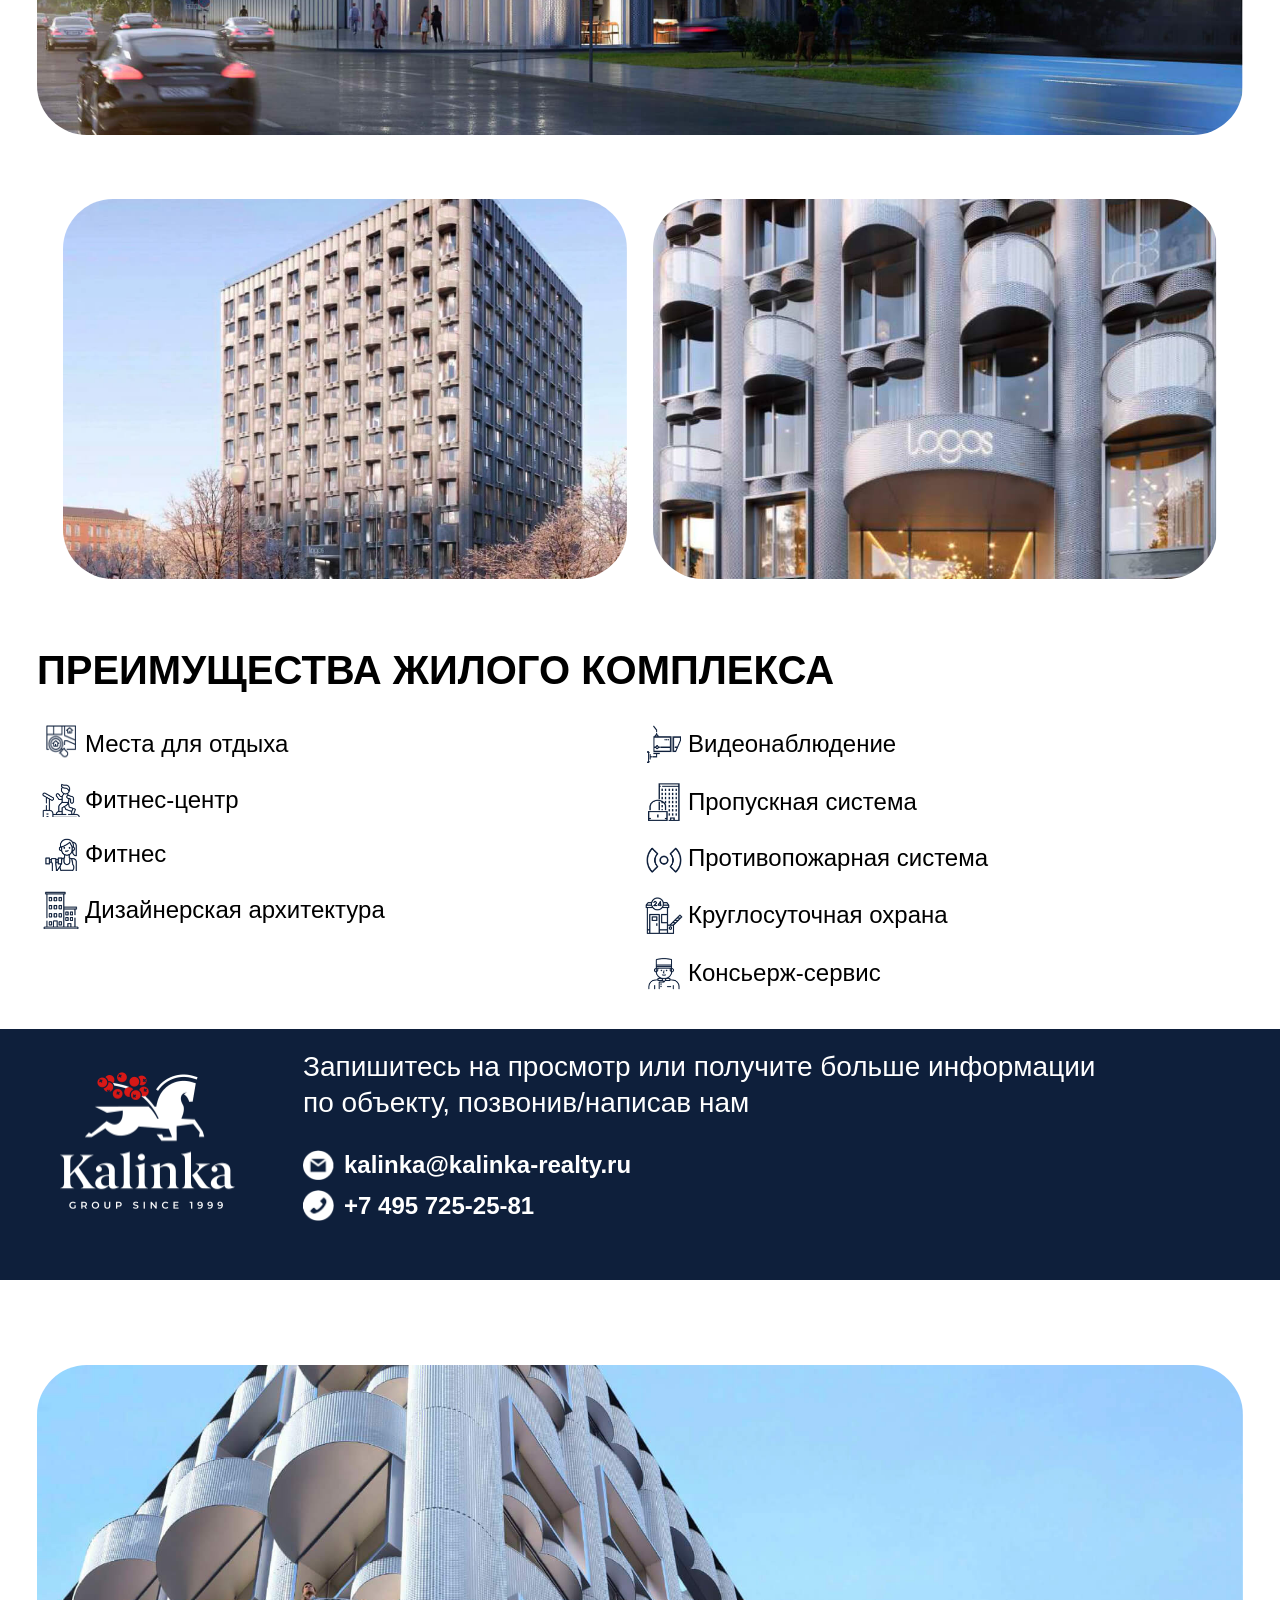
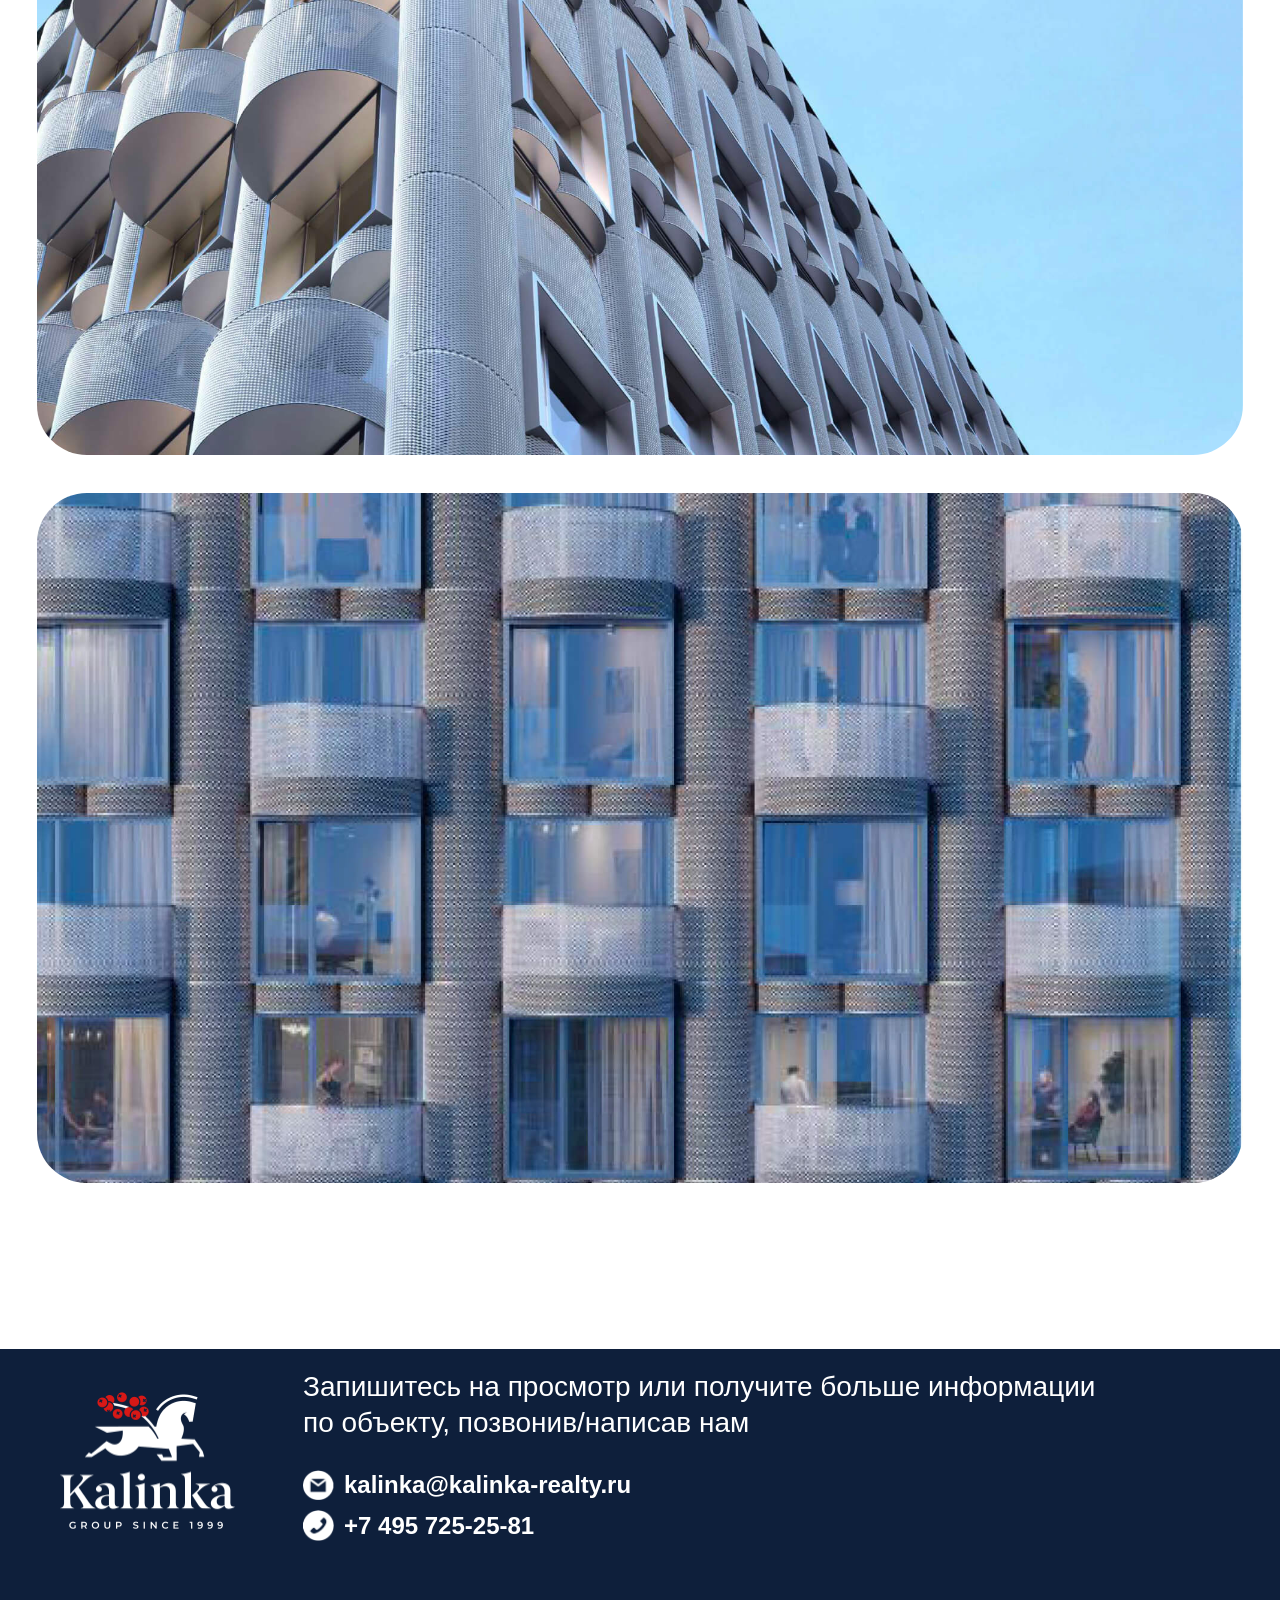
<file: index-old.html>
<!doctype html>
<html class="no-js" lang="en">
<head>
  <title>Жилой комплекс Logos</title>
  <meta charset="UTF-8" />
  <meta name="description" content="Компания Kalinka Realty предоставляет услуги в сфере элитной недвижимости и элитного жилья: продажа и аренда квартир, домов и коттеджей, а также консалтинг и инвестиции в недвижимость." />
  <meta name="robots" content="index, follow" />
  <meta name="viewport" content="width=device-width, initial-scale=1.0, maximum-scale=1.0, user-scalable=0" />
  <meta property="og:type" content="website" />
  <meta property="og:title" content="Kalinka Realty" />
  <meta property="og:url" content="https://www.kalinka-realty.ru" />
  <meta property="og:locale" content="ru_RU" />
  <meta property="og:description" content="Компания Kalinka Realty предоставляет услуги в сфере элитной недвижимости и элитного жилья: продажа и аренда квартир, домов и коттеджей, а также консалтинг и инвестиции в недвижимость." />
  <meta http-equiv="X-Ua-Compatible" content="IE=Edge" />
  <link rel="stylesheet" href="css/main.css">
</head>

<body>
<div class="wrapper">
  <div class="page-section">
    <div class="page-section__inner">
      <div class="page-section__img-wrap">
        <img src="img/main-1.jpg" alt="Жилой комплекс Logos">
      </div>
      <div class="page-section__text-content">
        <h1 class="page-section__title">Жилой комплекс Logos</h1>
        <address class="page-section__address">Россия, Москва, Даниловский Вал ул., д. 1А</address>
        <p class="page-section__address-detail"><b>Район:</b> Даниловский <b>Метро:</b> «Тульская»</p>
        <div class="page-section__about">
          <div class="page-section__about-row">
            <div class="page-section__about-item">
              <p>Площадь:</p>
              <p>от <b> 33.8-102.8 м</b><sup>2</sup></p>
            </div>
            <div class="page-section__about-item">
              <p>Стоимость:</p>
              <p>от <b>15,91 млн ₽</b> до <b>47,58 млн ₽</b></p>
              <p>от <b>444 875 млн</b>  до <b>млн ₽/м<sup>2</sup></b></p>
            </div>
          </div>
        </div>
        <img class="page-section__map" src="img/map.jpg" alt="Россия, Москва, Даниловский Вал ул., д. 1А">
      </div>
    </div>
    <div class="footer">
      <div class="footer__container">
        <div class="footer__logo-wrap">
          <a href="https://www.kalinka-realty.ru/" target="_blank">
            <img class="footer__logo" src="img/logo.png" alt="Kalinka Group" width="175" height="137">
          </a>
        </div>
        <div class="footer__inner">
          <p class="footer__desc">Запишитесь на&nbsp;просмотр или получите больше информации по&nbsp;объекту, позвонив/написав нам</p>
          <p><a class="footer__link" href="mailto:kalinka@kalinka-realty.ru">
            <span><img src="img/email.png" alt=""></span>
            <span> kalinka@kalinka-realty.ru</span>
          </a></p>
          <p><a class="footer__link" href="tel:+7 495 725-25-81">
            <span><img src="img/phone.png" alt=""></span>
            <span>+7 495 725-25-81</span>
          </a></p>
        </div>
      </div>
    </div>
  </div>
  <div class="page-delimiter"></div>
  <div class="page-section">
    <div class="page-section__inner">
      <div class="page-section__img-wrap">
        <img src="img/img1.jpg" alt="">
      </div>
      <div class="page-section__text-content">
        <div class="page-section__columns-wrap">
          <div class="page-section__column">
            <ul class="page-section__advantages">
              <li>
                <div class="page-section__advantages-cell">
                  <img src="img/icon-lg1.png" alt="">
                </div>
                <div class="page-section__advantages-cell">
                  <p>Этажность: 13</p>
                </div>
              </li>
              <li>
                <div class="page-section__advantages-cell">
                  <img src="img/icon-lg2.png" alt="">
                </div>
                <div class="page-section__advantages-cell">
                  <p>Кол-во корпусов: 1</p>
                </div>
              </li>
              <li>
                <div class="page-section__advantages-cell">
                  <img src="img/icon-lg3.png" alt="">
                </div>
                <div class="page-section__advantages-cell">
                  <p>Тип дома: <b>Монолитно-кирпичный</b></p>
                </div>
              </li>
              <li>
                <div class="page-section__advantages-cell">
                  <img src="img/icon-lg4.png" alt="">
                </div>
                <div class="page-section__advantages-cell">
                  <p>Высота потолков: <b>3,0 м</b></p>
                </div>
              </li>
              <li>
                <div class="page-section__advantages-cell">
                  <img src="img/icon-lg5.png" alt="">
                </div>
                <div class="page-section__advantages-cell">
                  <p>Отделка: <b>Предчистовая</b></p>
                </div>
              </li>
              <li>
                <div class="page-section__advantages-cell">
                  <img src="img/icon-lg6.png" alt="">
                </div>
                <div class="page-section__advantages-cell">
                  <p>Паркинг: <b>Подземный</b></p>
                </div>
              </li>
              <li>
                <div class="page-section__advantages-cell">
                  <img src="img/icon-lg7.png" alt="">
                </div>
                <div class="page-section__advantages-cell">
                  <p>Сдача комплекса: <b>III кв. 2024</b></p>
                </div>
              </li>
              <li>
                <div class="page-section__advantages-cell">
                  <img src="img/icon-lg8.png" alt="">
                </div>
                <div class="page-section__advantages-cell">
                  <p>Класс: <b>Премиум</b></p>
                </div>
              </li>
              <li>
                <div class="page-section__advantages-cell">
                  <img src="img/icon-lg9.png" alt="">
                </div>
                <div class="page-section__advantages-cell">
                  <p>Тип жилья: <b>Апартаменты</b></p>
                </div>
              </li>
              <li>
                <div class="page-section__advantages-cell">
                  <img src="img/icon-lg10.png" alt="">
                </div>
                <div class="page-section__advantages-cell">
                  <p>Девелопер: <b>СЗ ЛОГОС</b></p>
                </div>
              </li>
            </ul>
          </div>
          <div class="page-section__column">
            <p class="page-section__column-title">ДОСТУПНО <b>36 АПАРТАМЕНТОВ</b></p>
            <table class="page-section__table">
              <tr>
                <td><b>1</b>-комнатные</td>
                <td>от <b> 33,8 м<sup>2</sup></b></td>
                <td>от 0<b>₽</b></td>
              </tr>
              <tr>
                <td><b>1</b>-комнатные</td>
                <td>от <b> 33,8 м<sup>2</sup></b></td>
                <td>от 0<b>₽</b></td>
              </tr>
              <tr>
                <td><b>1</b>-комнатные</td>
                <td>от <b> 33,8 м<sup>2</sup></b></td>
                <td>от 0<b>₽</b></td>
              </tr>
              <tr>
                <td><b>1</b>-комнатные</td>
                <td>от <b> 33,8 м<sup>2</sup></b></td>
                <td>от 0<b>₽</b></td>
              </tr>
            </table>
          </div>
        </div>
      </div>
    </div>
    <div class="footer">
      <div class="footer__container">
        <div class="footer__logo-wrap">
          <a href="https://www.kalinka-realty.ru/" target="_blank">
            <img class="footer__logo" src="img/logo.png" alt="Kalinka Group" width="175" height="137">
          </a>
        </div>
        <div class="footer__inner">
          <p class="footer__desc">Запишитесь на&nbsp;просмотр или получите больше информации по&nbsp;объекту, позвонив/написав нам</p>
          <p><a class="footer__link" href="mailto:kalinka@kalinka-realty.ru">
            <span><img src="img/email.png" alt=""></span>
            <span> kalinka@kalinka-realty.ru</span>
          </a></p>
          <p><a class="footer__link" href="tel:+7 495 725-25-81">
            <span><img src="img/phone.png" alt=""></span>
            <span>+7 495 725-25-81</span>
          </a></p>
        </div>
      </div>
    </div>
  </div>
  <div class="page-delimiter"></div>
  <div class="page-section">
    <div class="page-section__inner">
      <div class="page-section__img-wrap">
        <img src="img/img2.jpg" alt="">
      </div>
      <div class="page-section__text-content">
        <h2 class="page-section__inner-title">ПРЕИМУЩЕСТВА ЖИЛОГО КОМПЛЕКСА</h2>
        <p>Инфраструктура Logos&nbsp;&mdash; это дом-комьюнити, пространство единомышленников, где созвучны приватность и&nbsp;деятельная жизнь современного жителя мегаполиса. Богатая инфраструктура для резидентов: коворкинг, библиотека, гостиная с&nbsp;камином, зал для йоги, тренажерный зал, сауна. В&nbsp;доме спроектирована двухуровневая терраса на&nbsp;крыше &mdash; идеальное пространство, где можно насладиться тишиной на&nbsp;солнечных шезлонгах, посмотреть фильм в&nbsp;летнем кинотеатре или устроить барбекю. Технологии комфорта и&nbsp;безопасности дают возможность жителям управлять домом и&nbsp;сервисами прямо из&nbsp;мобильного приложения.</p>
        <p>Для комфорта резидентов во&nbsp;всех пространствах Logos предусмотрен бесшовный Wi-Fi, интеллектуальные системы доступа, собственная круглосуточная техническая служба.Подземный паркинг на&nbsp;56&nbsp;машиномест для автомобилистов.</p>
        <p>Logos расположен в&nbsp;Даниловском районе в&nbsp;5&nbsp;минутах ходьбы от&nbsp;ст.&nbsp;м. &laquo;Тульская&raquo;. Гурманам понравится соседство с&nbsp;Даниловским рынком&nbsp;&mdash; любимому месту москвичей для покупок, а&nbsp;также роскошным фудкортом, где разместились более 40&nbsp;ресторанчиков, кафе и&nbsp;лавок. Дорога пешком до&nbsp;знаменитого Театриума на&nbsp;Серпуховке займет не&nbsp;более 10&nbsp;минут. Сквер Чингиза Айтматова, идеальный для вечернего променада,&nbsp;&mdash; в&nbsp;200-х метрах
           от&nbsp;дома, а&nbsp;через дорогу находится площадь Серпуховская Застава.</p>
      </div>
    </div>
    <div class="footer">
      <div class="footer__container">
        <div class="footer__logo-wrap">
          <a href="https://www.kalinka-realty.ru/" target="_blank">
            <img class="footer__logo" src="img/logo.png" alt="Kalinka Group" width="175" height="137">
          </a>
        </div>
        <div class="footer__inner">
          <p class="footer__desc">Запишитесь на&nbsp;просмотр или получите больше информации по&nbsp;объекту, позвонив/написав нам</p>
          <p><a class="footer__link" href="mailto:kalinka@kalinka-realty.ru">
            <span><img src="img/email.png" alt=""></span>
            <span> kalinka@kalinka-realty.ru</span>
          </a></p>
          <p><a class="footer__link" href="tel:+7 495 725-25-81">
            <span><img src="img/phone.png" alt=""></span>
            <span>+7 495 725-25-81</span>
          </a></p>
        </div>
      </div>
    </div>
  </div>
  <div class="page-delimiter"></div>
  <div class="page-section">
    <div class="page-section__inner">
      <div class="page-section__img-wrap">
        <img src="img/img3.jpg" alt="">
      </div>
      <div class="page-section__img-table">
        <div class="page-section__img-row">
          <div class="page-section__img-sm">
            <img src="img/img4.jpg" alt="">
          </div>
          <div class="page-section__img-sm">
            <img src="img/img5.jpg" alt="">
          </div>
        </div>
      </div>
      <div class="page-section__text-content">
        <h2 class="page-section__inner-title">ПРЕИМУЩЕСТВА ЖИЛОГО КОМПЛЕКСА</h2>

        <div class="page-section__advantages-columns">
          <div class="page-section__advantages-columns-row">
            <ul class="page-section__advantages-list">
              <li>
                <div class="page-section__advantages-icon">
                  <img src="img/icon1.png" alt="">
                </div>
                <p>Места для отдыха</p>
              </li>
              <li>
                <div class="page-section__advantages-icon">
                  <img src="img/icon2.png" alt="">
                </div>
                <p>Фитнес-центр</p>
              </li>
              <li>
                <div class="page-section__advantages-icon">
                  <img src="img/icon3.png" alt="">
                </div>
                <p>Фитнес</p>
              </li>
              <li>
                <div class="page-section__advantages-icon">
                  <img src="img/icon4.png" alt="">
                </div>
                <p>Дизайнерская архитектура</p>
              </li>
            </ul>
            <ul class="page-section__advantages-list">
              <li>
                <div class="page-section__advantages-icon">
                  <img src="img/icon5.png" alt="">
                </div>
                <p>Видеонаблюдение</p>
              </li>
              <li>
                <div class="page-section__advantages-icon">
                  <img src="img/icon6.png" alt="">
                </div>
                <p>Пропускная система</p>
              </li>
              <li>
                <div class="page-section__advantages-icon">
                  <img src="img/icon7.png" alt="">
                </div>
                <p>Противопожарная система</p>
              </li>
              <li>
                <div class="page-section__advantages-icon">
                  <img src="img/icon8.png" alt="">
                </div>
                <p>Круглосуточная охрана</p>
              </li>
              <li>
                <div class="page-section__advantages-icon">
                  <img src="img/icon9.png" alt="">
                </div>
                <p>Консьерж-сервис</p>
              </li>
            </ul>
          </div>
        </div>
      </div>
    </div>
    <div class="footer">
      <div class="footer__container">
        <div class="footer__logo-wrap">
          <a href="https://www.kalinka-realty.ru/" target="_blank">
            <img class="footer__logo" src="img/logo.png" alt="Kalinka Group" width="175" height="137">
          </a>
        </div>
        <div class="footer__inner">
          <p class="footer__desc">Запишитесь на&nbsp;просмотр или получите больше информации по&nbsp;объекту, позвонив/написав нам</p>
          <p><a class="footer__link" href="mailto:kalinka@kalinka-realty.ru">
            <span><img src="img/email.png" alt=""></span>
            <span> kalinka@kalinka-realty.ru</span>
          </a></p>
          <p><a class="footer__link" href="tel:+7 495 725-25-81">
            <span><img src="img/phone.png" alt=""></span>
            <span>+7 495 725-25-81</span>
          </a></p>
        </div>
      </div>
    </div>
  </div>
  <div class="page-delimiter"></div>
  <div class="page-section">
    <div class="page-section__inner">
      <div class="page-section__img-wrap">
        <img src="img/img6.jpg" alt="">
      </div>
      <div class="page-section__img-wrap">
        <img src="img/img7.jpg" alt="">
      </div>
    </div>
    <div class="footer">
      <div class="footer__container">
        <div class="footer__logo-wrap">
          <a href="https://www.kalinka-realty.ru/" target="_blank">
            <img class="footer__logo" src="img/logo.png" alt="Kalinka Group" width="175" height="137">
          </a>
        </div>
        <div class="footer__inner">
          <p class="footer__desc">Запишитесь на&nbsp;просмотр или получите больше информации по&nbsp;объекту, позвонив/написав нам</p>
          <p><a class="footer__link" href="mailto:kalinka@kalinka-realty.ru">
            <span><img src="img/email.png" alt=""></span>
            <span> kalinka@kalinka-realty.ru</span>
          </a></p>
          <p><a class="footer__link" href="tel:+7 495 725-25-81">
            <span><img src="img/phone.png" alt=""></span>
            <span>+7 495 725-25-81</span>
          </a></p>
        </div>
      </div>
    </div>
  </div>
</div>
</body>

</html>
</file>
<file: css/main.css>
@page {
  margin: 0;
}

@media print {
  body {
    margin: 0;
  }
}

html {
  font-family: 'Geometria', sans-serif;
  font-style: normal;
  font-weight: 400;
  font-size: 26px;
  line-height: 34px;
  color: #000000;
}

body {
  margin: 0
}

a {
  text-decoration: none;
  color: currentColor;
}

h1, h2, h3, h4, p {
  margin: 0;
}

table {
  table-layout: fixed;
  border-collapse: collapse;
  border: 0;
}

.base-container {
  max-width: 1080px;
  margin: 0 auto;
  padding: 0 38px;
}

.page-section {
  height: 1920px;
  background: #0E1F3B;
}

.page-section__intro-title {
  height: 584px;
  font-style: normal;
  font-weight: 300;
  font-size: 85px;
  line-height: 107px;
  text-align: center;
  color: #FFFFFF;
}

.page-section__intro-img {
  height: 750px;
  margin-bottom: 160px;
  border-radius: 50px;
  overflow: hidden;
}

.page-section__intro-img img {
  display: block;
  width: 100%;
  height: 100%;
  object-fit: cover;
  object-position: center;
}

.page-section__intro-footer {
  text-align: center;
}

.page-section__inner {
  height: 1669px;
  padding: 85px 37px 50px;
  box-sizing: border-box;
  background: #FFFFFF;
}

.page-section__inner--intro {
  height: 100%;
  background: transparent;
}

.page-section__img-wrap {
  height: 690px;
  margin-bottom: 38px;
  border-radius: 50px;
  overflow: hidden;
}

.page-section__img-wrap.page-section__img-wrap--md {
  height: 760px;
}

.page-section__img-wrap img {
  display: block;
  width: 100%;
  height: 100%;
  object-fit: cover;
  object-position: center;
}

.page-section__img-table {
  display: table;
  width: 100%;
  margin-top: 26px;
  margin-bottom: 40px;
  border-spacing: 26px;
}

.page-section__img-row {
  display: table-row;
}

.page-section__img-sm {
  display: table-cell;
  width: 50%;
  height: 380px;
  border-radius: 50px;
  overflow: hidden;
}

.page-section__img-sm img {
  display: block;
  width: 100%;
  height: 100%;
  object-position: center;
  object-fit: cover;
}

.page-section__inner-title {
  margin-bottom: 30px;
  font-weight: 700;
  font-size: 40px;
  line-height: 50px;
  text-transform: uppercase;
}

.page-section__text-head {
  height: 228px;
}

.page-section__text-content {
  flex-grow: 1;
  margin-top: 38px;
}

.page-section__text-content p {
  font-weight: 400;
  font-size: 24px;
  line-height: 32px;
}

.page-section__text-content p + p {
  margin-top: 20px;
}

.page-section__advantages-columns {
  display: table;
  width: 100%;
}

.page-section__advantages-columns-row {
  display: table-row;
}

.page-section__advantages-list {
  display: table-cell;
  width: 50%;
  margin: 0;
  padding: 0;
  list-style: none;
}

.page-section__advantages-list li {
  display: table-row;
}

.page-section__advantages-list li p {
  display: table-cell;
  vertical-align: middle;
  padding-bottom: 20px;
}

.page-section__advantages-cell {
  display: table-cell;
  vertical-align: middle;
}

.page-section__advantages-icon {
  display: table-cell;
  vertical-align: middle;
  width: 48px;
  padding-bottom: 20px;
}

.page-section__advantages-icon img {
  display: block;
  max-height: 38px;
  max-width: 38px;
  margin: 0 auto;
}

.page-section__columns-wrap {
  display: table-row;
  height: 828px;
}

.page-section__column {
  display: table-cell;
  width: 50%;
}

.page-section__column:first-of-type {
  padding-right: 25px;
  border-right: 1px solid #0E1F3B;
}

.page-section__column:last-of-type {
  padding-left: 45px;
}

.page-section__advantages {
  display: block;
  margin: 0;
  padding: 0;
  list-style: none;
}

.page-section__advantages li {
  display: flex;
  align-items: center;
  margin-bottom: 30px;
  font-size: 22px;
  line-height: 28px;
}

.page-section__advantages li p {
  font-size: 22px;
  line-height: 28px;
}

.page-section__advantages li img {
  display: block;
  flex-shrink: 0;
  width: 40px;
  margin-right: 20px;
}

.page-section__column-title {
  margin-bottom: 32px;
  font-weight: 400;
  font-size: 22px;
  line-height: 28px;
}

.page-section__table {
  table-layout: fixed;
  width: 100%;
  border-collapse: collapse;
  border: 0;
}

.page-section__table tr:first-of-type td {
  border-top: 0.25px solid #101F3A;
}

.page-section__table td {
  width: 30%;
  padding: 10px 20px 10px 0;
  white-space: nowrap;
  border-bottom: 0.25px solid #101F3A;
  font-size: 20px;
  line-height: 26px;
}

.page-section__table td:first-of-type {
  width: 40%;
}

.page-delimiter {
  page-break-after: always;
  page-break-inside: avoid;
}

.page-section__title {
  font-weight: 500;
  font-size: 60px;
  line-height: 76px;
}

.page-section__address {
  margin-bottom: 20px;
  font-style: normal;
  font-weight: 400;
  font-size: 32px;
  line-height: 40px;
}

.page-section__address-detail {
  margin-bottom: 40px;
  font-weight: 400;
  font-size: 20px;
  line-height: 28px;
}

.page-section__map {
  display: block;
  border-radius: 50px;
  width: 100%;
}

.page-section__about {
  margin-bottom: 60px;
}

.page-section__about-row {
  display: table-row;
}

.page-section__about-item {
  display: table-cell;
}

.page-section__about-item:first-of-type {
  padding-right: 40px;
  border-right: 1px solid #0E1F3B;
}

.page-section__about-item:last-of-type {
  padding-left: 34px;
}

.page-section__about-item p {
  margin: 0;
  font-weight: 400;
  font-size: 30px;
  line-height: 38px;
}

.page-section__about-item p + p {
  margin: 6px 0 0;
}

.footer {
  box-sizing: border-box;
  padding: 20px 60px;
  background: #0E1F3B;
  color: #FFFFFF;
}

.footer a {
  display: block;
}

.footer__container {
  display: table-row;
  max-width: 1080px;
  margin: 0 auto;
}

.footer__logo-wrap {
  display: table-cell;
  vertical-align: middle;
  padding-right: 68px;
}

.footer__inner {
  display: table-cell;
  vertical-align: top;
}

.footer__logo {
  display: block;
  width: 175px;
  height: 137px;
}

.footer__desc {
  margin-bottom: 28px;
  font-weight: 400;
  font-size: 28px;
  line-height: 36px;
}

a.footer__link {
  display: table-row;
  font-weight: 700;
  font-size: 24px;
  line-height: 30px;
}

.footer__link span {
  display: table-cell;
  vertical-align: middle;
  padding-bottom: 10px;
  white-space: nowrap;
}

.footer__link img {
  display: block;
  width: 31px;
  margin-right: 10px;
  flex-shrink: 0;
}
</file>
